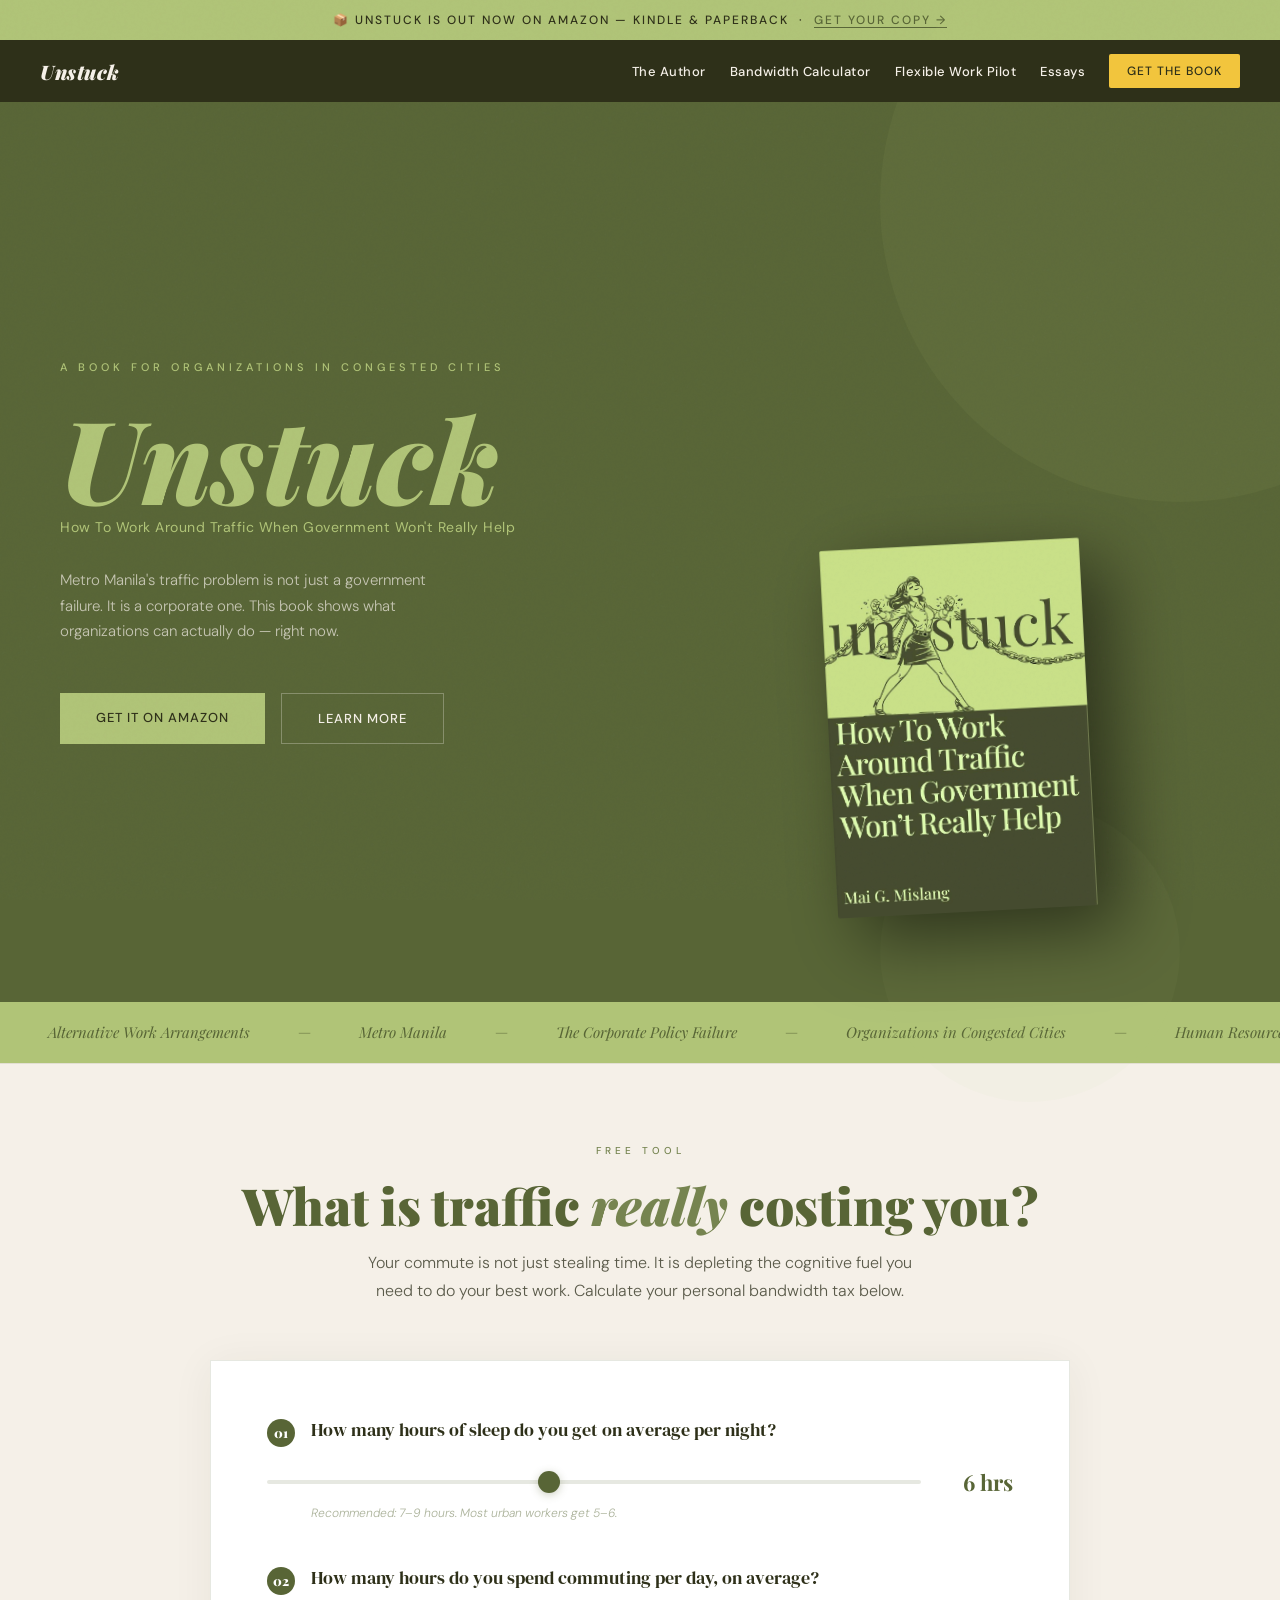
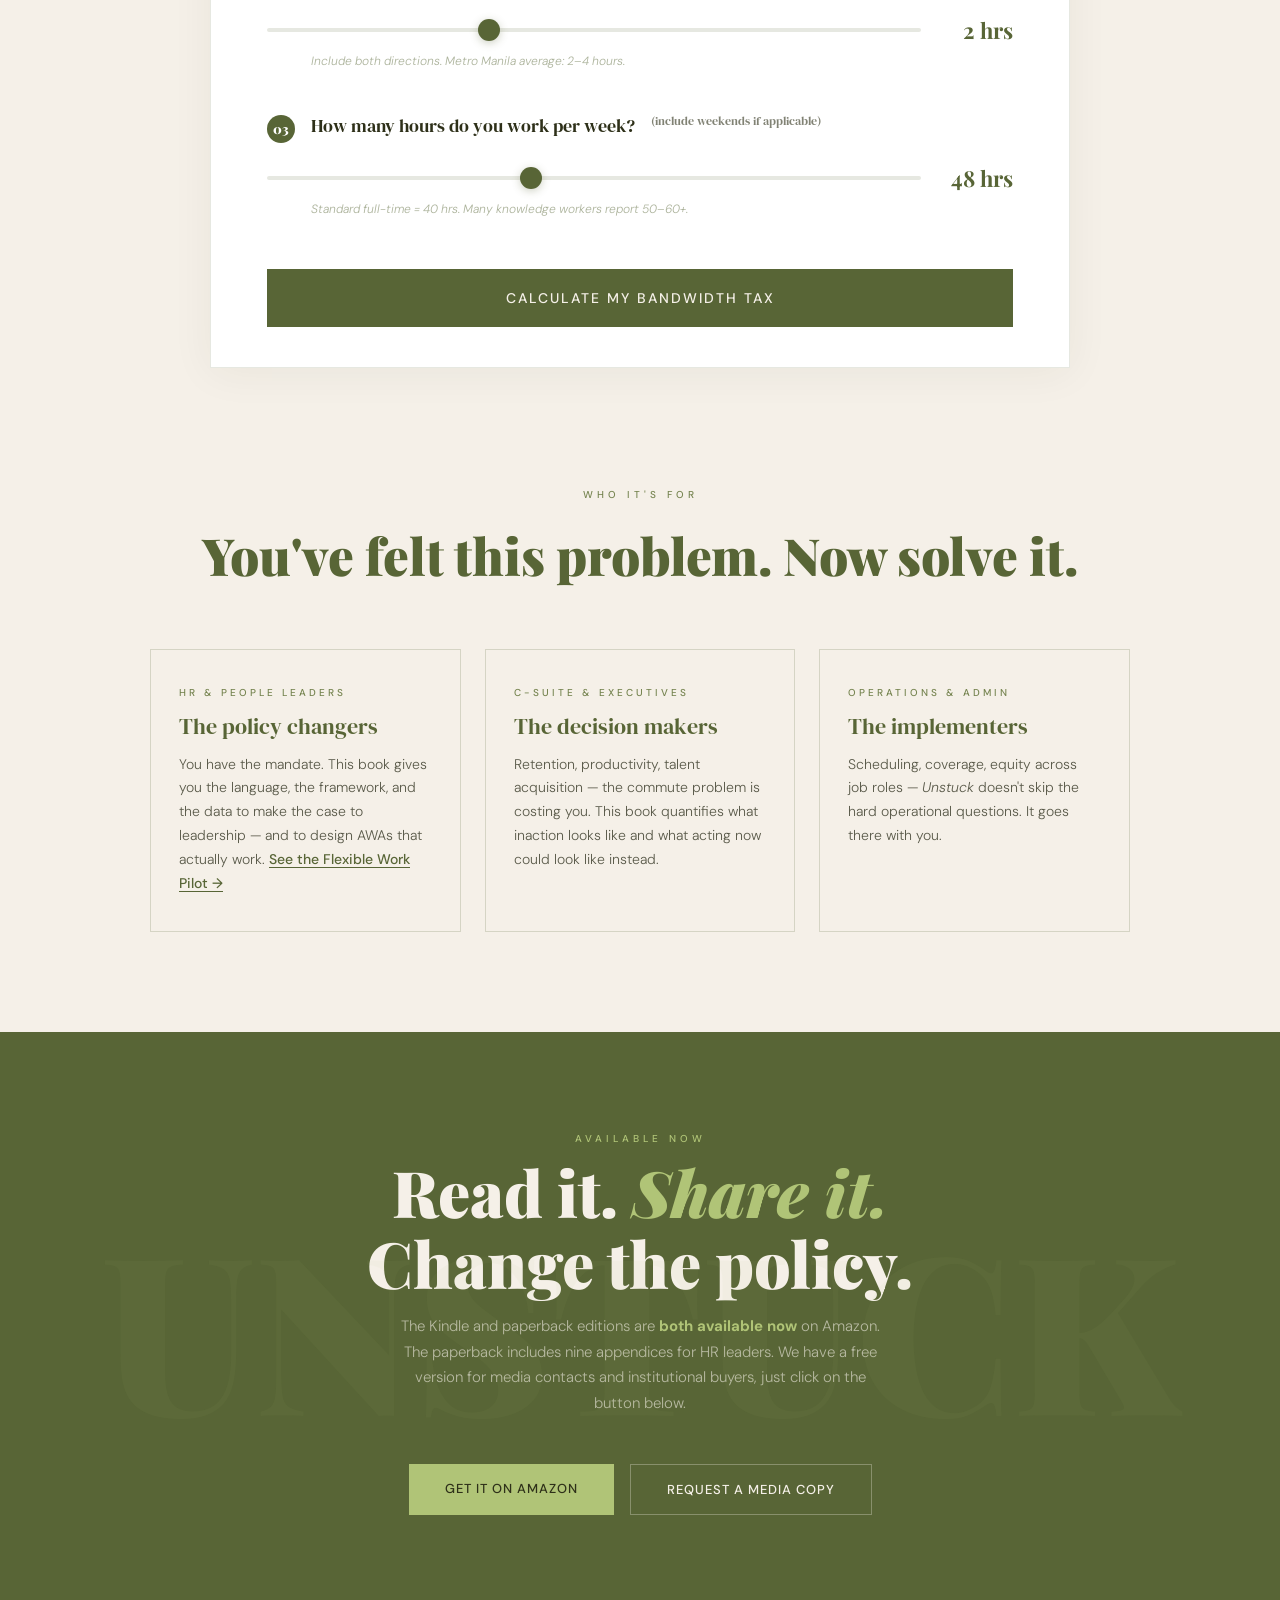
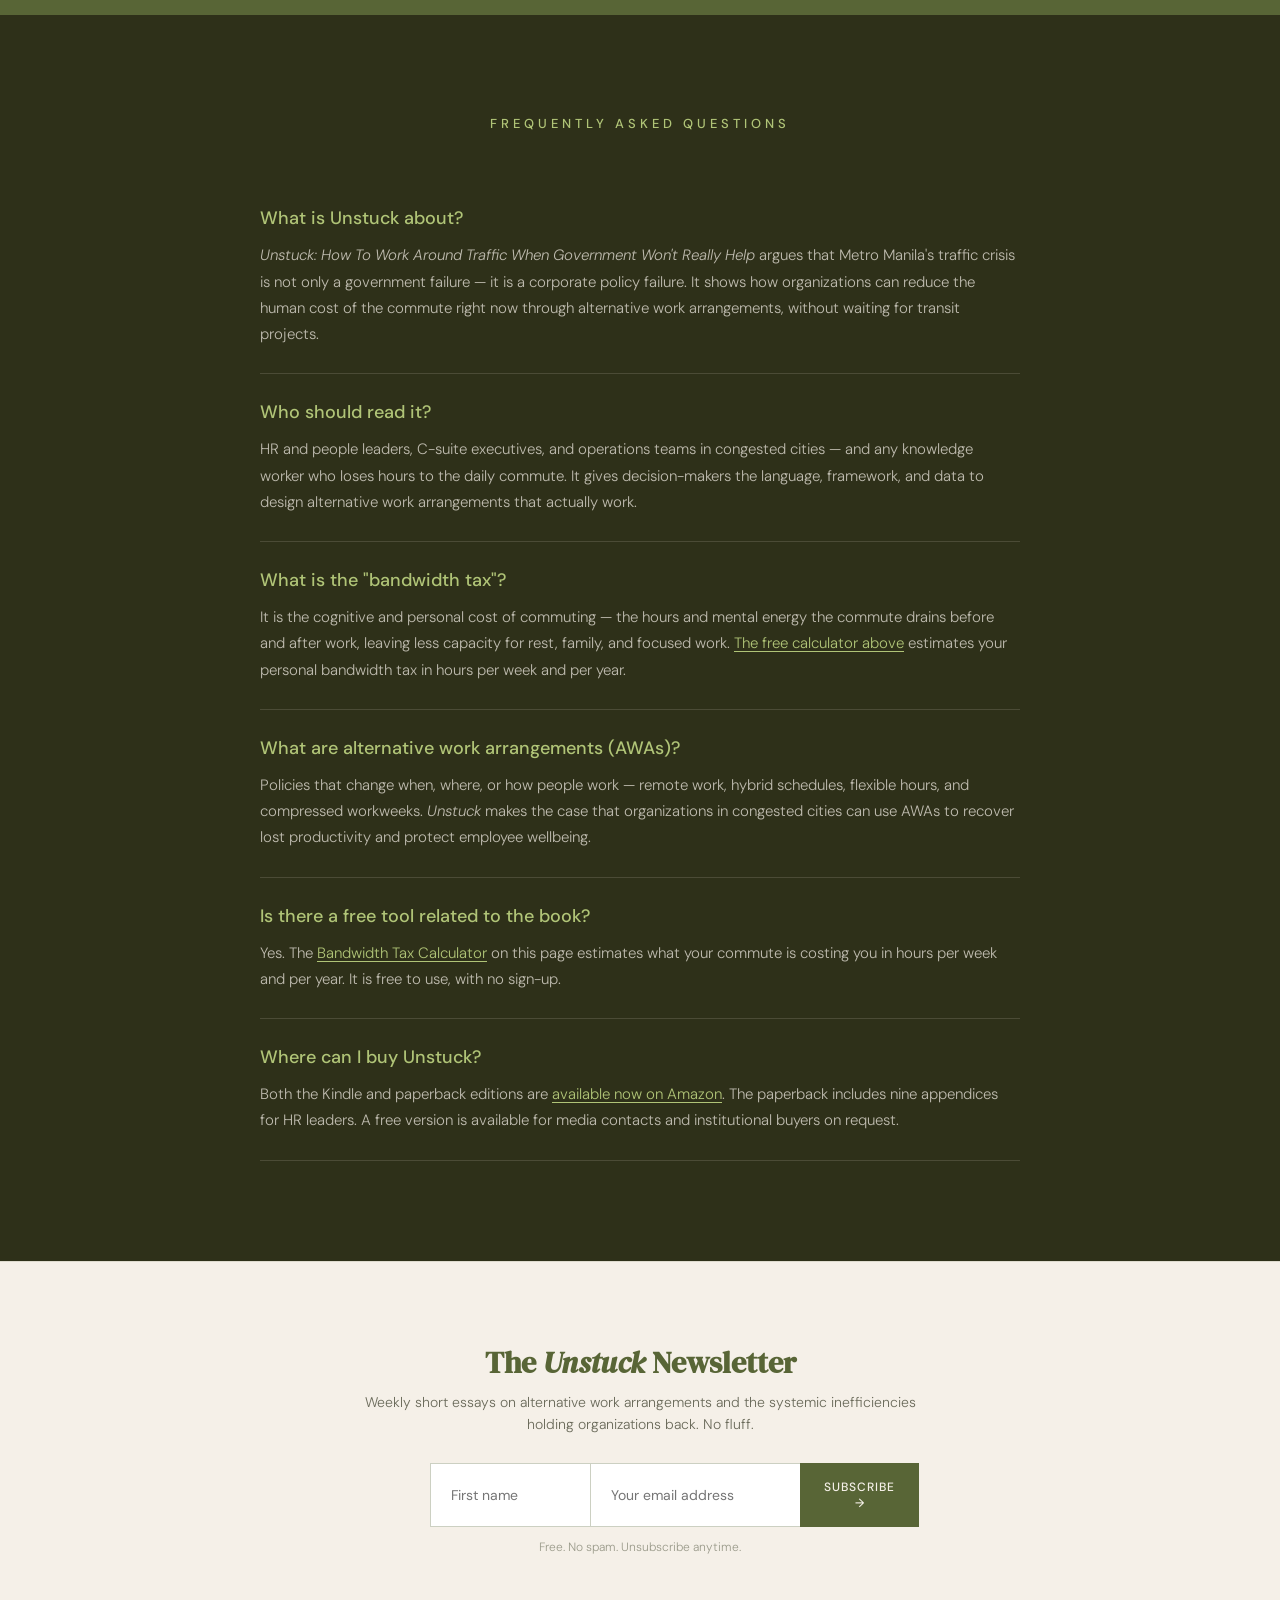
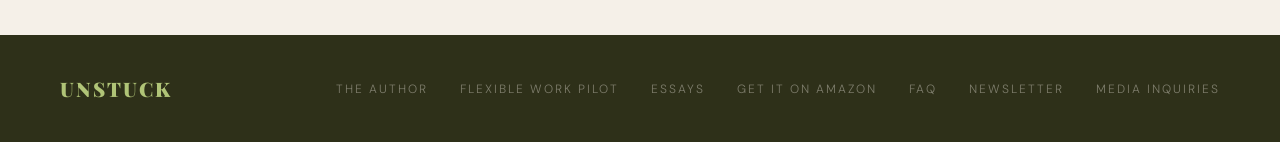
<file: index.html>
<!DOCTYPE html>
<html lang="en">
<head>
<!-- Google Analytics -->
<script async src="https://www.googletagmanager.com/gtag/js?id=G-F6GE5M65Z4"></script>
<script>
  window.dataLayer = window.dataLayer || [];
  function gtag(){dataLayer.push(arguments);}
  gtag('js', new Date());
  gtag('config', 'G-F6GE5M65Z4');
</script>

<!-- Meta Pixel — replace YOUR_PIXEL_ID when ready -->
<!-- <script>
  !function(f,b,e,v,n,t,s){if(f.fbq)return;n=f.fbq=function(){n.callMethod?
  n.callMethod.apply(n,arguments):n.queue.push(arguments)};if(!f._fbq)f._fbq=n;
  n.push=n;n.loaded=!0;n.version='2.0';n.queue=[];t=b.createElement(e);t.async=!0;
  t.src=v;s=b.getElementsByTagName(e)[0];s.parentNode.insertBefore(t,s)}(window,
  document,'script','https://connect.facebook.net/en_US/fbevents.js');
  fbq('init', 'YOUR_PIXEL_ID');
  fbq('track', 'PageView');
</script>
<noscript><img height="1" width="1" style="display:none"
  src="https://www.facebook.com/tr?id=YOUR_PIXEL_ID&ev=PageView&noscript=1"/></noscript> -->

<meta charset="UTF-8">
<meta name="viewport" content="width=device-width, initial-scale=1.0">
<link rel="icon" type="image/jpeg" href="[data-uri]">
<title>Unstuck: How To Work Around Traffic When Government Won't Really Help</title>
<link href="https://fonts.googleapis.com/css2?family=Playfair+Display:ital,wght@0,700;0,900;1,700&family=DM+Serif+Display:ital@0;1&family=DM+Sans:wght@300;400;500&display=swap" rel="stylesheet">
<link rel="stylesheet" href="styles.css">
<!-- Structured Data: Book (GEO/AI-ready) -->
<script type="application/ld+json">
{
  "@context": "https://schema.org",
  "@type": "Book",
  "name": "Unstuck: How To Work Around Traffic When Government Won't Really Help",
  "author": {
    "@type": "Person",
    "name": "Mai G. Mislang",
    "url": "https://workaroundtraffic.com"
  },
  "publisher": {
    "@type": "Organization",
    "name": "Amazon KDP"
  },
  "datePublished": "2026",
  "inLanguage": "en",
  "isbn": "9798259064744",
  "url": "https://workaroundtraffic.com",
  "sameAs": "https://www.amazon.com/dp/B0GYHN6D1D",
  "description": "A book for HR leaders, executives, and knowledge workers in congested cities. Argues that Metro Manila's traffic crisis is a corporate policy failure — and shows what organizations can do right now through alternative work arrangements.",
  "genre": ["Business", "Human Resources", "Urban Planning", "Future of Work"],
  "keywords": "alternative work arrangements, Metro Manila traffic, remote work Philippines, HR policy, bandwidth tax, congested cities, flexible work"
}
</script>

<!-- Structured Data: WebSite -->
<script type="application/ld+json">
{
  "@context": "https://schema.org",
  "@type": "WebSite",
  "name": "Unstuck by Mai G. Mislang",
  "url": "https://workaroundtraffic.com",
  "description": "Official landing page for Unstuck: How To Work Around Traffic When Government Won't Really Help — a book for organizations in congested cities.",
  "potentialAction": {
    "@type": "ReadAction",
    "target": "https://www.amazon.com/dp/B0GYHN6D1D"
  }
}
</script>

<!-- Structured Data: FAQ (GEO/AI answer engines) -->
<script type="application/ld+json">
{
  "@context": "https://schema.org",
  "@type": "FAQPage",
  "mainEntity": [
    {
      "@type": "Question",
      "name": "What is Unstuck about?",
      "acceptedAnswer": {
        "@type": "Answer",
        "text": "Unstuck: How To Work Around Traffic When Government Won't Really Help argues that Metro Manila's traffic crisis is not only a government failure — it is a corporate policy failure. Written by Mai G. Mislang, it shows how organizations can reduce the human cost of the commute right now through alternative work arrangements, without waiting for transit projects."
      }
    },
    {
      "@type": "Question",
      "name": "Who should read Unstuck?",
      "acceptedAnswer": {
        "@type": "Answer",
        "text": "Unstuck is written for HR and people leaders, C-suite executives, and operations teams in congested cities — as well as any knowledge worker who loses hours to the daily commute. It gives decision-makers the language, framework, and data to design alternative work arrangements that actually work."
      }
    },
    {
      "@type": "Question",
      "name": "What is the bandwidth tax?",
      "acceptedAnswer": {
        "@type": "Answer",
        "text": "The bandwidth tax is the cognitive and personal cost of commuting — the hours and mental energy the commute drains before and after work, leaving less capacity for rest, family, and focused work. The free calculator on workaroundtraffic.com estimates your personal bandwidth tax in hours per week and per year."
      }
    },
    {
      "@type": "Question",
      "name": "What are alternative work arrangements (AWAs)?",
      "acceptedAnswer": {
        "@type": "Answer",
        "text": "Alternative work arrangements are policies that change when, where, or how people work — such as remote work, hybrid schedules, flexible hours, and compressed workweeks. Unstuck makes the case that organizations in congested cities can use AWAs to recover lost productivity and protect employee wellbeing."
      }
    },
    {
      "@type": "Question",
      "name": "Is there a free tool related to the book?",
      "acceptedAnswer": {
        "@type": "Answer",
        "text": "Yes. The Bandwidth Tax Calculator on workaroundtraffic.com estimates what your commute is costing you in hours per week and per year. It is free to use, with no sign-up required."
      }
    },
    {
      "@type": "Question",
      "name": "Where can I buy Unstuck?",
      "acceptedAnswer": {
        "@type": "Answer",
        "text": "Both the Kindle and paperback editions are available now on Amazon. The paperback includes nine appendices for HR leaders. A free version is available for media contacts and institutional buyers on request."
      }
    }
  ]
}
</script>

<!-- SEO & GEO Meta -->
<meta name="description" content="Unstuck by Mai G. Mislang. Metro Manila's traffic problem is a corporate policy failure. A book for HR leaders and executives on alternative work arrangements in congested cities.">
<meta name="keywords" content="alternative work arrangements, Metro Manila traffic, remote work Philippines, HR policy, bandwidth tax, flexible work, congested cities, Mai Mislang">
<meta name="author" content="Mai G. Mislang">
<meta name="robots" content="index, follow">
<meta name="theme-color" content="#586536">
<link rel="canonical" href="https://workaroundtraffic.com">

<!-- Open Graph -->
<meta property="og:type" content="book">
<meta property="og:title" content="Unstuck: How To Work Around Traffic When Government Won't Really Help">
<meta property="og:description" content="Metro Manila's traffic problem isn't a government failure. It's a corporate one. A book for HR leaders and executives on alternative work arrangements.">
<meta property="og:url" content="https://workaroundtraffic.com">
<meta property="og:site_name" content="Unstuck by Mai G. Mislang">
<meta property="og:locale" content="en_PH">
<meta property="og:image:alt" content="Unstuck: How To Work Around Traffic When Government Won't Really Help — book cover by Mai G. Mislang">
<meta property="books:author" content="Mai G. Mislang">
<meta property="books:isbn" content="9798259064744">

<!-- Twitter Card -->
<meta name="twitter:card" content="summary_large_image">
<meta name="twitter:title" content="Unstuck: How To Work Around Traffic When Government Won't Really Help">
<meta name="twitter:description" content="Metro Manila's traffic problem isn't a government failure. It's a corporate one. A book for HR leaders and executives.">
<meta name="twitter:url" content="https://workaroundtraffic.com">

<!-- OG Image -->
<meta property="og:image" content="https://workaroundtraffic.com/cover.jpg">
<meta property="og:image:type" content="image/jpeg">
<meta property="og:image:width" content="905">
<meta property="og:image:height" content="1280">
<meta name="twitter:image" content="https://workaroundtraffic.com/cover.jpg">
<meta name="twitter:image:alt" content="Unstuck book cover by Mai G. Mislang">

<!-- Structured Data: Person (author) -->
<script type="application/ld+json">
{
  "@context": "https://schema.org",
  "@type": "Person",
  "name": "Mai G. Mislang",
  "url": "https://workaroundtraffic.com",
  "jobTitle": "Author",
  "nationality": "Filipino",
  "description": "Author of Unstuck: How To Work Around Traffic When Government Won't Really Help. Mai G. Mislang writes on alternative work arrangements, the future of work, and the human cost of the commute in congested cities.",
  "knowsAbout": ["Alternative work arrangements", "Flexible work", "Future of work", "Metro Manila traffic", "Human resources policy"],
  "author": {
    "@type": "Book",
    "name": "Unstuck: How To Work Around Traffic When Government Won't Really Help"
  }
}
</script>

</head>
<body>
<!-- JUNE 15 LAUNCH BANNER -->
<div style="background:var(--lime);text-align:center;padding:12px 24px;">
  <p style="font-family:'DM Sans',sans-serif;font-size:12px;font-weight:500;letter-spacing:2px;text-transform:uppercase;color:var(--dark);margin:0;">📦 Unstuck is out now on Amazon — Kindle &amp; paperback &nbsp;·&nbsp; <a href="https://www.amazon.com/dp/B0GYHN6D1D" target="_blank" style="color:var(--olive);text-decoration:underline;text-underline-offset:3px;">Get your copy →</a></p>
</div>

<!-- SITE NAV -->
<nav class="site-nav">
  <a href="index.html" class="nav-brand">Unstuck</a>
  <div class="nav-links">
    <a href="about.html">The Author</a>
    <a href="#calculator">Bandwidth Calculator</a>
    <a href="program.html">Flexible Work Pilot</a>
    <a href="essays/index.html">Essays</a>
    <a href="https://www.amazon.com/dp/B0GYHN6D1D" class="nav-cta" target="_blank" rel="noopener">Get the Book</a>
  </div>
</nav>

<!-- HERO -->
<section class="hero">
  <div class="hero-circle c1"></div>
  <div class="hero-circle c2"></div>
  <div class="hero-left">
    <p class="hero-eyebrow">A book for organizations in congested cities</p>
    <h1 class="hero-title"><em>Unstuck</em></h1>
    <p style="font-family:'DM Sans',sans-serif;font-size:clamp(13px,1.1vw,15px);font-weight:400;color:var(--lime);letter-spacing:0.5px;margin-bottom:0;opacity:0;animation:fadeUp 0.8s ease 0.55s forwards;">How To Work Around Traffic When Government Won't Really Help</p>
    <p class="hero-subtitle">Metro Manila's traffic problem is not just a government failure. It is a corporate one. This book shows what organizations can actually do — right now.</p>
    <div class="hero-cta">
      <a href="https://www.amazon.com/dp/B0GYHN6D1D" class="btn-primary" target="_blank">Get it on Amazon</a>
      <a href="#get-book" class="btn-secondary">Learn More</a>
    </div>
  </div>
  <div class="hero-right">
    <div class="book-wrap">
      <img
        src="[data-uri]"
        alt="Unstuck: How To Work Around Traffic When Government Won't Really Help — cover"
        style="width:260px;box-shadow:24px 24px 70px rgba(0,0,0,0.5);border-radius:2px;display:block;margin:0 auto;"
      />
    </div>
  </div>
</section>

<!-- TICKER BAND -->
<div class="band">
  <div class="band-track">
    <span class="band-item">Alternative Work Arrangements</span><span class="band-dot">—</span>
    <span class="band-item">Metro Manila</span><span class="band-dot">—</span>
    <span class="band-item">The Corporate Policy Failure</span><span class="band-dot">—</span>
    <span class="band-item">Organizations in Congested Cities</span><span class="band-dot">—</span>
    <span class="band-item">Human Resources</span><span class="band-dot">—</span>
    <span class="band-item">Future of Work</span><span class="band-dot">—</span>
    <span class="band-item">Alternative Work Arrangements</span><span class="band-dot">—</span>
    <span class="band-item">Metro Manila</span><span class="band-dot">—</span>
    <span class="band-item">The Corporate Policy Failure</span><span class="band-dot">—</span>
    <span class="band-item">Organizations in Congested Cities</span><span class="band-dot">—</span>
    <span class="band-item">Human Resources</span><span class="band-dot">—</span>
    <span class="band-item">Future of Work</span><span class="band-dot">—</span>
  </div>
</div>

<!-- BANDWIDTH TAX CALCULATOR -->
<section class="calculator" id="calculator">
  <div class="calc-inner">
    <div class="calc-header reveal">
      <p class="section-label">Free Tool</p>
      <h2 class="calc-title">What is traffic <em>really</em> costing you?</h2>
      <p class="calc-subtitle">Your commute is not just stealing time. It is depleting the cognitive fuel you need to do your best work. Calculate your personal bandwidth tax below.</p>
    </div>

    <div class="calc-card reveal">
      <div class="calc-inputs">

        <div class="calc-field">
          <label class="calc-label">
            <span class="calc-num">01</span>
            How many hours of sleep do you get on average per night?
          </label>
          <div class="calc-slider-wrap">
            <input type="range" min="3" max="10" value="6" step="0.5" class="calc-slider" id="sleep">
            <div class="calc-slider-value"><span id="sleep-val">6</span> hrs</div>
          </div>
          <div class="calc-hint">Recommended: 7–9 hours. Most urban workers get 5–6.</div>
        </div>

        <div class="calc-field">
          <label class="calc-label">
            <span class="calc-num">02</span>
            How many hours do you spend commuting per day, on average?
          </label>
          <div class="calc-slider-wrap">
            <input type="range" min="0" max="6" value="2" step="0.5" class="calc-slider" id="commute">
            <div class="calc-slider-value"><span id="commute-val">2</span> hrs</div>
          </div>
          <div class="calc-hint">Include both directions. Metro Manila average: 2–4 hours.</div>
        </div>

        <div class="calc-field">
          <label class="calc-label">
            <span class="calc-num">03</span>
            How many hours do you work per week? <span style="opacity:0.6;font-size:12px;">(include weekends if applicable)</span>
          </label>
          <div class="calc-slider-wrap">
            <input type="range" min="20" max="90" value="48" step="1" class="calc-slider" id="work">
            <div class="calc-slider-value"><span id="work-val">48</span> hrs</div>
          </div>
          <div class="calc-hint">Standard full-time = 40 hrs. Many knowledge workers report 50–60+.</div>
        </div>

        <button class="calc-btn" id="calc-submit">Calculate My Bandwidth Tax</button>
      </div>

      <div class="calc-result" id="calc-result">
        <div class="result-gauge">
          <div class="gauge-track">
            <div class="gauge-fill" id="gauge-fill"></div>
          </div>
          <div class="gauge-labels">
            <span>Empty</span>
            <span>Getting By</span>
            <span>Reserves</span>
          </div>
        </div>
        <div class="result-status" id="result-status"></div>
        <div class="result-numbers" id="result-numbers"></div>
        <div class="result-message" id="result-message"></div>
        <div class="result-cta">
          <a href="https://www.amazon.com/dp/B0GYHN6D1D" class="btn-primary" target="_blank" style="margin-top:24px;display:inline-block;">Get it on Amazon</a>
          <p style="margin-top:20px;font-size:14px;color:#555;">Leading a team? <a href="program.html" style="color:var(--olive);font-weight:500;text-decoration:underline;text-underline-offset:3px;">See what the commute is costing your company.</a></p>
        </div>
      </div>
    </div>
  </div>
</section>

<!-- AUDIENCE -->
<section class="audience">
  <div class="audience-header reveal">
    <p class="section-label">Who it's for</p>
    <h2 class="audience-title">You've felt this problem. Now solve it.</h2>
  </div>
  <div class="audience-grid">
    <div class="audience-card reveal">
      <div class="audience-card-label">HR & People Leaders</div>
      <div class="audience-card-title">The policy changers</div>
      <div class="audience-card-body">You have the mandate. This book gives you the language, the framework, and the data to make the case to leadership — and to design AWAs that actually work. <a href="program.html" style="color:var(--olive);font-weight:500;text-decoration:underline;text-underline-offset:3px;">See the Flexible Work Pilot →</a></div>
    </div>
    <div class="audience-card reveal">
      <div class="audience-card-label">C-Suite & Executives</div>
      <div class="audience-card-title">The decision makers</div>
      <div class="audience-card-body">Retention, productivity, talent acquisition — the commute problem is costing you. This book quantifies what inaction looks like and what acting now could look like instead.</div>
    </div>
    <div class="audience-card reveal">
      <div class="audience-card-label">Operations & Admin</div>
      <div class="audience-card-title">The implementers</div>
      <div class="audience-card-body">Scheduling, coverage, equity across job roles — <em>Unstuck</em> doesn't skip the hard operational questions. It goes there with you.</div>
    </div>
  </div>
</section>

<!-- GET THE BOOK -->
<section class="get-book" id="get-book">
  <p class="get-book-label">Available now</p>
  <h2 class="get-book-title">Read it. <em>Share it.</em> Change the policy.</h2>
  <p class="get-book-sub">The Kindle and paperback editions are <strong style="color:var(--lime);">both available now</strong> on Amazon. The paperback includes nine appendices for HR leaders. We have a free version for media contacts and institutional buyers, just click on the button below.</p>
  <div class="get-book-buttons">
    <a href="https://www.amazon.com/dp/B0GYHN6D1D" class="btn-primary" target="_blank">Get it on Amazon</a>
    <a href="mailto:hello@workaroundtraffic.com?subject=Media%20Copy%20Request%20—%20Unstuck" class="btn-secondary">Request a Media Copy</a>
  </div>
</section>

<!-- FAQ -->
<section class="faq" id="faq">
  <div class="faq-inner reveal">
    <h2 class="faq-label" style="font-size:13px;margin-bottom:48px;">Frequently Asked Questions</h2>

    <div class="faq-item">
      <div class="faq-q">What is Unstuck about?</div>
      <div class="faq-a"><em>Unstuck: How To Work Around Traffic When Government Won't Really Help</em> argues that Metro Manila's traffic crisis is not only a government failure — it is a corporate policy failure. It shows how organizations can reduce the human cost of the commute right now through alternative work arrangements, without waiting for transit projects.</div>
    </div>

    <div class="faq-item">
      <div class="faq-q">Who should read it?</div>
      <div class="faq-a">HR and people leaders, C-suite executives, and operations teams in congested cities — and any knowledge worker who loses hours to the daily commute. It gives decision-makers the language, framework, and data to design alternative work arrangements that actually work.</div>
    </div>

    <div class="faq-item">
      <div class="faq-q">What is the "bandwidth tax"?</div>
      <div class="faq-a">It is the cognitive and personal cost of commuting — the hours and mental energy the commute drains before and after work, leaving less capacity for rest, family, and focused work. <a href="#calculator">The free calculator above</a> estimates your personal bandwidth tax in hours per week and per year.</div>
    </div>

    <div class="faq-item">
      <div class="faq-q">What are alternative work arrangements (AWAs)?</div>
      <div class="faq-a">Policies that change when, where, or how people work — remote work, hybrid schedules, flexible hours, and compressed workweeks. <em>Unstuck</em> makes the case that organizations in congested cities can use AWAs to recover lost productivity and protect employee wellbeing.</div>
    </div>

    <div class="faq-item">
      <div class="faq-q">Is there a free tool related to the book?</div>
      <div class="faq-a">Yes. The <a href="#calculator">Bandwidth Tax Calculator</a> on this page estimates what your commute is costing you in hours per week and per year. It is free to use, with no sign-up.</div>
    </div>

    <div class="faq-item">
      <div class="faq-q">Where can I buy Unstuck?</div>
      <div class="faq-a">Both the Kindle and paperback editions are <a href="https://www.amazon.com/dp/B0GYHN6D1D" target="_blank" rel="noopener">available now on Amazon</a>. The paperback includes nine appendices for HR leaders. A free version is available for media contacts and institutional buyers on request.</div>
    </div>
  </div>
</section>

<!-- NEWSLETTER -->
<section class="newsletter" id="newsletter">
  <div class="newsletter-inner">
    <h3 class="newsletter-title">The <em>Unstuck</em> Newsletter</h3>
    <p class="newsletter-sub">Weekly short essays on alternative work arrangements and the systemic inefficiencies holding organizations back. No fluff.</p>
    <form action="https://maimislang.substack.com/api/v1/free" method="post" target="_blank" class="email-row">
      <input type="hidden" name="first_url" value="https://workaroundtraffic.com">
      <input type="hidden" name="first_referrer" value="">
      <input type="text" name="first_name" placeholder="First name" class="email-input" style="max-width:160px;">
      <input type="email" name="email" placeholder="Your email address" required class="email-input">
      <button type="submit" class="email-btn">Subscribe →</button>
    </form>
    <p style="font-size:12px;color:#9a9a8a;margin-top:12px;">Free. No spam. Unsubscribe anytime.</p>
  </div>
</section>

<!-- FOOTER -->
<footer>
  <div class="footer-logo">UNSTUCK</div>
  <nav class="footer-links">
    <a href="about.html">The Author</a>
    <a href="program.html">Flexible Work Pilot</a>
    <a href="essays/index.html">Essays</a>
    <a href="https://www.amazon.com/dp/B0GYHN6D1D" target="_blank">Get it on Amazon</a>
    <a href="#faq">FAQ</a>
    <a href="#newsletter">Newsletter</a>
    <a href="mailto:hello@workaroundtraffic.com">Media Inquiries</a>
  </nav>
</footer>

<script>
  // Scroll reveal
  const reveals = document.querySelectorAll('.reveal');
  const observer = new IntersectionObserver((entries) => {
    entries.forEach((entry, i) => {
      if (entry.isIntersecting) {
        setTimeout(() => entry.target.classList.add('visible'), i * 80);
        observer.unobserve(entry.target);
      }
    });
  }, { threshold: 0.1 });
  reveals.forEach(el => observer.observe(el));


  // ── BANDWIDTH TAX CALCULATOR ──
  const sliders = {
    sleep: document.getElementById('sleep'),
    commute: document.getElementById('commute'),
    work: document.getElementById('work')
  };

  // Live slider value display
  sliders.sleep.addEventListener('input', () => {
    document.getElementById('sleep-val').textContent = sliders.sleep.value;
  });
  sliders.commute.addEventListener('input', () => {
    document.getElementById('commute-val').textContent = sliders.commute.value;
  });
  sliders.work.addEventListener('input', () => {
    document.getElementById('work-val').textContent = sliders.work.value;
  });

  document.getElementById('calc-submit').addEventListener('click', () => {
    const sleep = parseFloat(sliders.sleep.value);
    const commute = parseFloat(sliders.commute.value);
    const work = parseFloat(sliders.work.value);

    const SLEEP_TARGET = 7;      // healthy sleep per night (hours)
    const WORK_TARGET = 40;      // healthy work per week (hours) = 8h x 5 days
    const COMMUTE_TARGET = 0.5;  // healthy commute per day (hours) = 30-min round trip
    const WORKDAYS = 5;          // conservative 5-day work week
    const WORKDAYS_YEAR = 235;   // working days per year (after weekends, holidays, leave)

    // Everything is measured as a deficit BEYOND the healthy baseline
    const sleepDebtWk = Math.max(0, SLEEP_TARGET - sleep) * WORKDAYS;        // lost sleep per week
    const overworkWk  = Math.max(0, work - WORK_TARGET);                     // hours over 40 per week
    const commuteExcessDay  = Math.max(0, commute - COMMUTE_TARGET);         // extra commute per day
    const commuteExcessWk   = commuteExcessDay * WORKDAYS;                   // extra commute per week
    const commuteExcessYear = Math.round(commuteExcessDay * WORKDAYS_YEAR);  // extra commute per year
    const totalDeficit = sleepDebtWk + overworkWk + commuteExcessWk;

    const sleepOrWorkDeficit = (sleep < SLEEP_TARGET) || (work > WORK_TARGET);
    const fullyHealthy = (sleep >= SLEEP_TARGET) && (work <= WORK_TARGET) && (commute <= COMMUTE_TARGET);

    let status, color, gaugeColor, gaugeWidth, message;
    const fmt = (n) => { const r = Math.round(n * 10) / 10; return Number.isInteger(r) ? String(r) : r.toFixed(1); };
    const hrs = (n) => { const r = fmt(n); return (r === '1' ? '1 hour' : r + ' hours'); };
    const commuteLine = `the commute costs you <strong>${hrs(commuteExcessWk)} a week — ${commuteExcessYear.toLocaleString()} hours a year</strong> beyond a 30-minute trip`;

    if (sleepOrWorkDeficit || commuteExcessWk > 2.5) {
      status = "You are running a deficit.";
      color = "#c0392b";
      gaugeColor = "linear-gradient(to right, #e74c3c, #c0392b)";
      gaugeWidth = Math.max(6, 32 - Math.round(totalDeficit / 2));
      const causes = [];
      if (sleepDebtWk > 0) causes.push(`sleeping only <strong>${sleep} hours</strong> a night — <strong>${hrs(sleepDebtWk)}</strong> of lost sleep every week`);
      if (overworkWk > 0) causes.push(`working <strong>${Math.round(work)} hours</strong> a week — <strong>${hrs(overworkWk)}</strong> beyond a healthy 40`);
      const lead = causes.length ? `You are ${causes.join(', and ')}. On top of that, ${commuteLine}.` : `Your sleep and hours are fine, but ${commuteLine}.`;
      message = `<strong>You are running a deficit — and it is not a willpower problem.</strong> A healthy week is simple: 8 hours of work across 5 days, 7 hours of sleep a night, and a 30-minute commute. ${lead} That is time no transit project will give back soon. Most people stop noticing because they are so used to it. You are not underperforming; you are overtaxed. <em>Unstuck</em> was written for exactly this. The fix does not start with government. It starts with the policy decisions your organization makes right now.`;
    } else if (!fullyHealthy) {
      status = "You are getting by — but the commute is the threat.";
      color = "#e67e22";
      gaugeColor = "linear-gradient(to right, #f39c12, #e67e22)";
      gaugeWidth = Math.max(40, Math.min(66, 64 - Math.round(commuteExcessWk * 4)));
      message = `<strong>Your sleep and hours sit in a healthy range — that is the hard part done.</strong> But ${commuteLine} of the time you need to recover and do your best work. That margin is thinner than it feels, and it is the first thing to collapse on a bad week. <em>Unstuck</em> makes the case that your organization can give those hours back.`;
    } else {
      status = "You have a healthy, sustainable week.";
      color = "#586536";
      gaugeColor = "linear-gradient(to right, #B0C477, #586536)";
      gaugeWidth = 100;
      message = `<strong>You have a genuinely sustainable week — hold onto it.</strong> Eight hours of work across five days, seven hours of sleep, and a short commute is exactly the healthy baseline — and it is rare. For many of the people you work with or manage, the numbers look far worse. <em>Unstuck</em> is less about your own survival and more about what you can do for everyone around you who is running on empty.`;
    }

    // Render result
    document.getElementById('result-status').innerHTML = `<span style="color:${color}">${status}</span>`;
    document.getElementById('gauge-fill').style.background = gaugeColor;
    document.getElementById('gauge-fill').style.width = gaugeWidth + '%';

    document.getElementById('result-numbers').innerHTML = `
      <div class="result-stat">
        <span class="result-stat-num">${fmt(sleepDebtWk)}</span>
        <span class="result-stat-label">Sleep debt hrs/week</span>
      </div>
      <div class="result-stat">
        <span class="result-stat-num">${fmt(overworkWk)}</span>
        <span class="result-stat-label">Overwork hrs/week</span>
      </div>
      <div class="result-stat">
        <span class="result-stat-num">${fmt(commuteExcessWk)}</span>
        <span class="result-stat-label">Extra commute hrs/week</span>
      </div>
      <div class="result-stat">
        <span class="result-stat-num" style="font-size:24px">${commuteExcessYear.toLocaleString()}</span>
        <span class="result-stat-label">Extra commute hrs/year</span>
      </div>
    `;

    document.getElementById('result-message').innerHTML = message;

    const resultEl = document.getElementById('calc-result');
    resultEl.classList.add('visible');
    resultEl.scrollIntoView({ behavior: 'smooth', block: 'start' });
  });


</script>
</body>
</html>
</file>
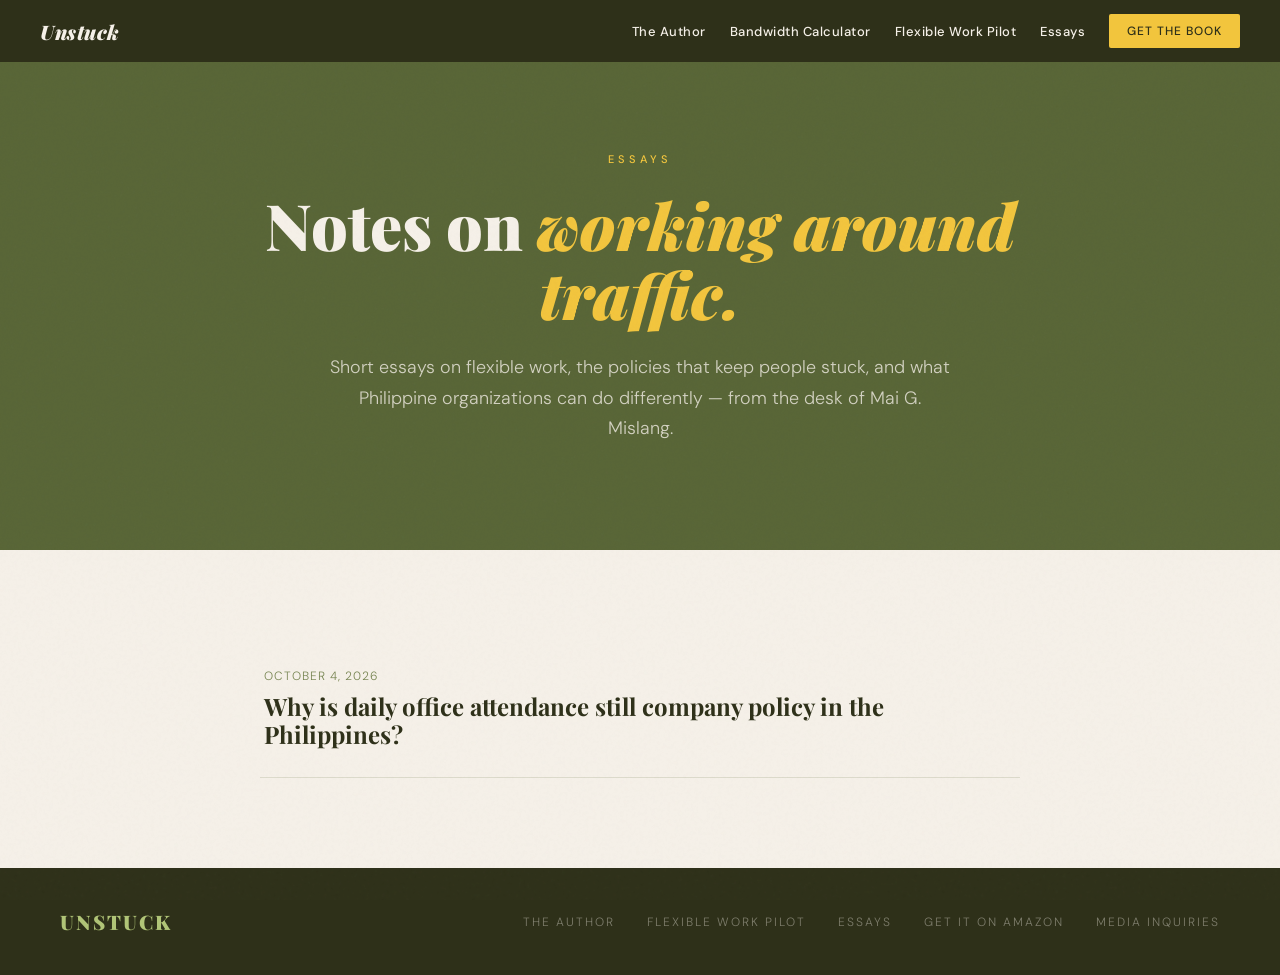
<file: essays/index.html>
<!DOCTYPE html>
<html lang="en">
<head>
<!-- Google Analytics -->
<script async src="https://www.googletagmanager.com/gtag/js?id=G-F6GE5M65Z4"></script>
<script>
  window.dataLayer = window.dataLayer || [];
  function gtag(){dataLayer.push(arguments);}
  gtag('js', new Date());
  gtag('config', 'G-F6GE5M65Z4');
</script>

<meta charset="UTF-8">
<meta name="viewport" content="width=device-width, initial-scale=1.0">
<title>Essays on Flexible Work in the Philippines | Unstuck</title>

<meta name="description" content="Short essays on flexible work, alternative work arrangements, and the human cost of the commute in the Philippines — from Mai G. Mislang, author of Unstuck.">
<meta name="author" content="Mai G. Mislang">
<meta name="robots" content="index, follow">
<meta name="theme-color" content="#586536">
<link rel="canonical" href="https://workaroundtraffic.com/essays/">
<link rel="icon" href="data:image/svg+xml,<svg xmlns='http://www.w3.org/2000/svg' viewBox='0 0 100 100'><rect width='100' height='100' rx='20' fill='%23586536'/><circle cx='50' cy='50' r='26' fill='%23F2C53D'/></svg>">

<meta property="og:type" content="website">
<meta property="og:title" content="Essays on Flexible Work in the Philippines | Unstuck">
<meta property="og:description" content="Short essays on flexible work and the human cost of the commute, from the author of Unstuck.">
<meta property="og:url" content="https://workaroundtraffic.com/essays/">
<meta property="og:site_name" content="Unstuck by Mai G. Mislang">
<meta property="og:locale" content="en_PH">
<meta property="og:image" content="https://workaroundtraffic.com/cover.jpg">

<link href="https://fonts.googleapis.com/css2?family=Playfair+Display:ital,wght@0,700;0,900;1,700&family=DM+Serif+Display:ital@0;1&family=DM+Sans:wght@300;400;500&display=swap" rel="stylesheet">
<link rel="stylesheet" href="../styles.css">
</head>
<body>

<!-- SITE NAV -->
<nav class="site-nav">
  <a href="../index.html" class="nav-brand">Unstuck</a>
  <div class="nav-links">
    <a href="../about.html">The Author</a>
    <a href="../index.html#calculator">Bandwidth Calculator</a>
    <a href="../program.html">Flexible Work Pilot</a>
    <a href="index.html" aria-current="page">Essays</a>
    <a href="https://www.amazon.com/dp/B0GYHN6D1D" class="nav-cta" target="_blank" rel="noopener">Get the Book</a>
  </div>
</nav>

<!-- HERO -->
<header class="page-hero">
  <p class="page-eyebrow">Essays</p>
  <h1>Notes on <em>working around traffic.</em></h1>
  <p class="page-sub">Short essays on flexible work, the policies that keep people stuck, and what Philippine organizations can do differently — from the desk of Mai G. Mislang.</p>
</header>

<!-- ESSAY LIST -->
<section class="prog-section">
  <div class="essay-list">
    <a class="essay-card reveal" href="why-is-daily-office-attendance-still-company-policy.html">
      <div class="essay-date">October 4, 2026</div>
      <h2>Why is daily office attendance still company policy in the Philippines?</h2>
    </a>
    <!-- Add new essay cards here, newest first -->
  </div>
</section>

<!-- FOOTER -->
<footer>
  <div class="footer-logo">UNSTUCK</div>
  <nav class="footer-links">
    <a href="../about.html">The Author</a>
    <a href="../program.html">Flexible Work Pilot</a>
    <a href="index.html">Essays</a>
    <a href="https://www.amazon.com/dp/B0GYHN6D1D" target="_blank" rel="noopener">Get it on Amazon</a>
    <a href="mailto:hello@workaroundtraffic.com">Media Inquiries</a>
  </nav>
</footer>

<script>
  const reveals = document.querySelectorAll('.reveal');
  const observer = new IntersectionObserver((entries) => {
    entries.forEach((entry, i) => {
      if (entry.isIntersecting) {
        setTimeout(() => entry.target.classList.add('visible'), i * 80);
        observer.unobserve(entry.target);
      }
    });
  }, { threshold: 0.1 });
  reveals.forEach(el => observer.observe(el));
</script>
</body>
</html>
</file>
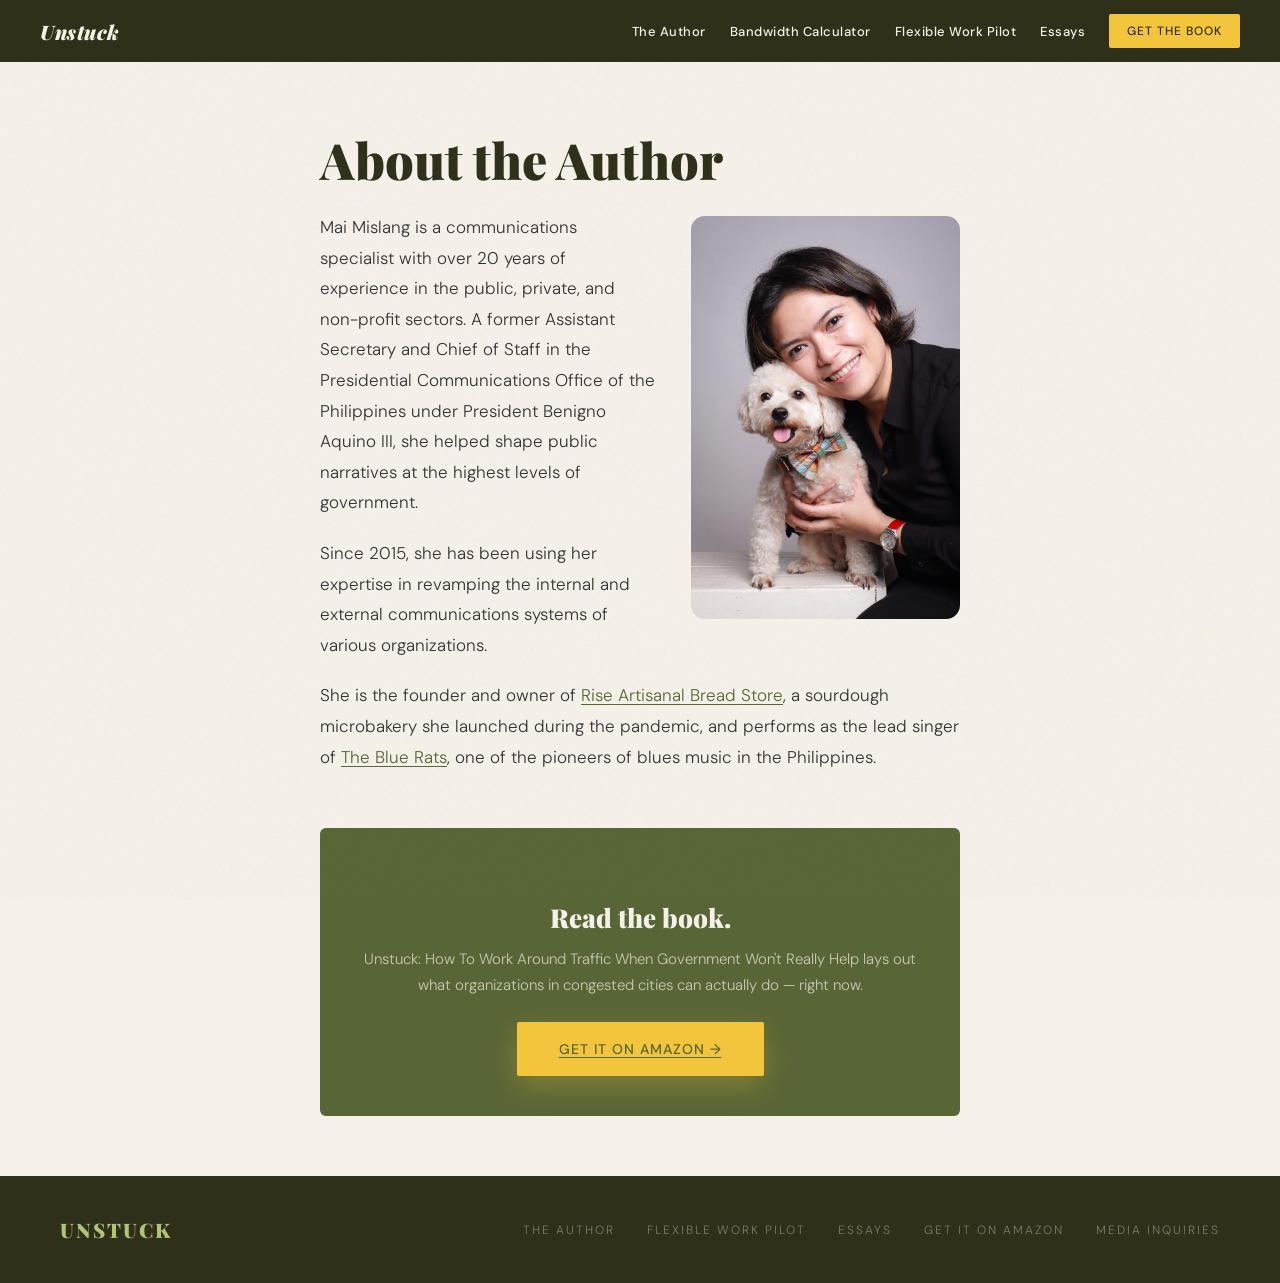
<file: about.html>
<!DOCTYPE html>
<html lang="en">
<head>
<!-- Google Analytics -->
<script async src="https://www.googletagmanager.com/gtag/js?id=G-F6GE5M65Z4"></script>
<script>
  window.dataLayer = window.dataLayer || [];
  function gtag(){dataLayer.push(arguments);}
  gtag('js', new Date());
  gtag('config', 'G-F6GE5M65Z4');
</script>

<meta charset="UTF-8">
<meta name="viewport" content="width=device-width, initial-scale=1.0">
<title>The Author — Mai Mislang | Unstuck</title>

<meta name="description" content="Mai Mislang is a communications specialist with over 20 years of experience across the public, private, and non-profit sectors, and the author of Unstuck.">
<meta name="author" content="Mai G. Mislang">
<meta name="robots" content="index, follow">
<meta name="theme-color" content="#586536">
<link rel="canonical" href="https://workaroundtraffic.com/about.html">
<link rel="icon" href="data:image/svg+xml,<svg xmlns='http://www.w3.org/2000/svg' viewBox='0 0 100 100'><rect width='100' height='100' rx='20' fill='%23586536'/><circle cx='50' cy='50' r='26' fill='%23F2C53D'/></svg>">

<meta property="og:type" content="profile">
<meta property="og:title" content="The Author — Mai Mislang">
<meta property="og:description" content="Communications specialist with over 20 years of experience, and the author of Unstuck.">
<meta property="og:url" content="https://workaroundtraffic.com/about.html">
<meta property="og:site_name" content="Unstuck by Mai G. Mislang">
<meta property="og:locale" content="en_PH">
<meta property="og:image" content="https://workaroundtraffic.com/mai-mislang.jpg">
<meta name="twitter:card" content="summary_large_image">
<meta name="twitter:title" content="The Author — Mai Mislang">
<meta name="twitter:description" content="Communications specialist with over 20 years of experience, and the author of Unstuck.">
<meta name="twitter:image" content="https://workaroundtraffic.com/mai-mislang.jpg">

<link href="https://fonts.googleapis.com/css2?family=Playfair+Display:ital,wght@0,700;0,900;1,700&family=DM+Serif+Display:ital@0;1&family=DM+Sans:wght@300;400;500&display=swap" rel="stylesheet">
<link rel="stylesheet" href="styles.css">

<!-- Person structured data -->
<script type="application/ld+json">
{
  "@context": "https://schema.org",
  "@type": "ProfilePage",
  "mainEntity": {
    "@type": "Person",
    "name": "Mai Mislang",
    "alternateName": "Mai G. Mislang",
    "jobTitle": "Communications specialist",
    "description": "Communications specialist with over 20 years of experience in the public, private, and non-profit sectors, former Assistant Secretary and Chief of Staff in the Presidential Communications Office of the Philippines, and author of Unstuck.",
    "image": "https://workaroundtraffic.com/mai-mislang.jpg",
    "url": "https://workaroundtraffic.com/about.html",
    "sameAs": [
      "https://riseartisanal.com",
      "https://youtube.com/@thebluerats"
    ]
  }
}
</script>

<style>
  .author-photo{
    float:right;
    width:320px;
    max-width:42%;
    height:auto;
    border-radius:14px;
    margin:4px 0 24px 36px;
  }
  @media (max-width:640px){
    .author-photo{
      float:none;
      display:block;
      width:100%;
      max-width:340px;
      margin:0 auto 28px;
    }
  }
</style>
</head>
<body>

<!-- SITE NAV -->
<nav class="site-nav">
  <a href="index.html" class="nav-brand">Unstuck</a>
  <div class="nav-links">
    <a href="about.html" aria-current="page">The Author</a>
    <a href="index.html#calculator">Bandwidth Calculator</a>
    <a href="program.html">Flexible Work Pilot</a>
    <a href="essays/index.html">Essays</a>
    <a href="https://www.amazon.com/dp/B0GYHN6D1D" class="nav-cta" target="_blank" rel="noopener">Get the Book</a>
  </div>
</nav>

<article class="essay-article">
  <h1>About the Author</h1>

  <img class="author-photo" src="mai-mislang.jpg" alt="Mai Mislang, author of Unstuck" width="853" height="1280">

  <p>Mai Mislang is a communications specialist with over 20 years of experience in the public, private, and non-profit sectors. A former Assistant Secretary and Chief of Staff in the Presidential Communications Office of the Philippines under President Benigno Aquino III, she helped shape public narratives at the highest levels of government.</p>

  <p>Since 2015, she has been using her expertise in revamping the internal and external communications systems of various organizations.</p>

  <p>She is the founder and owner of <a href="https://riseartisanal.com" target="_blank" rel="noopener">Rise Artisanal Bread Store</a>, a sourdough microbakery she launched during the pandemic, and performs as the lead singer of <a href="https://youtube.com/@thebluerats" target="_blank" rel="noopener">The Blue Rats</a>, one of the pioneers of blues music in the Philippines.</p>

  <!-- Closing call to action -->
  <div class="essay-cta">
    <h3>Read the book.</h3>
    <p>Unstuck: How To Work Around Traffic When Government Won't Really Help lays out what organizations in congested cities can actually do — right now.</p>
    <a href="https://www.amazon.com/dp/B0GYHN6D1D" class="btn-yellow" target="_blank" rel="noopener">Get it on Amazon →</a>
  </div>
</article>

<!-- FOOTER -->
<footer>
  <div class="footer-logo">UNSTUCK</div>
  <nav class="footer-links">
    <a href="about.html">The Author</a>
    <a href="program.html">Flexible Work Pilot</a>
    <a href="essays/index.html">Essays</a>
    <a href="https://www.amazon.com/dp/B0GYHN6D1D" target="_blank" rel="noopener">Get it on Amazon</a>
    <a href="mailto:hello@workaroundtraffic.com">Media Inquiries</a>
  </nav>
</footer>

</body>
</html>
</file>
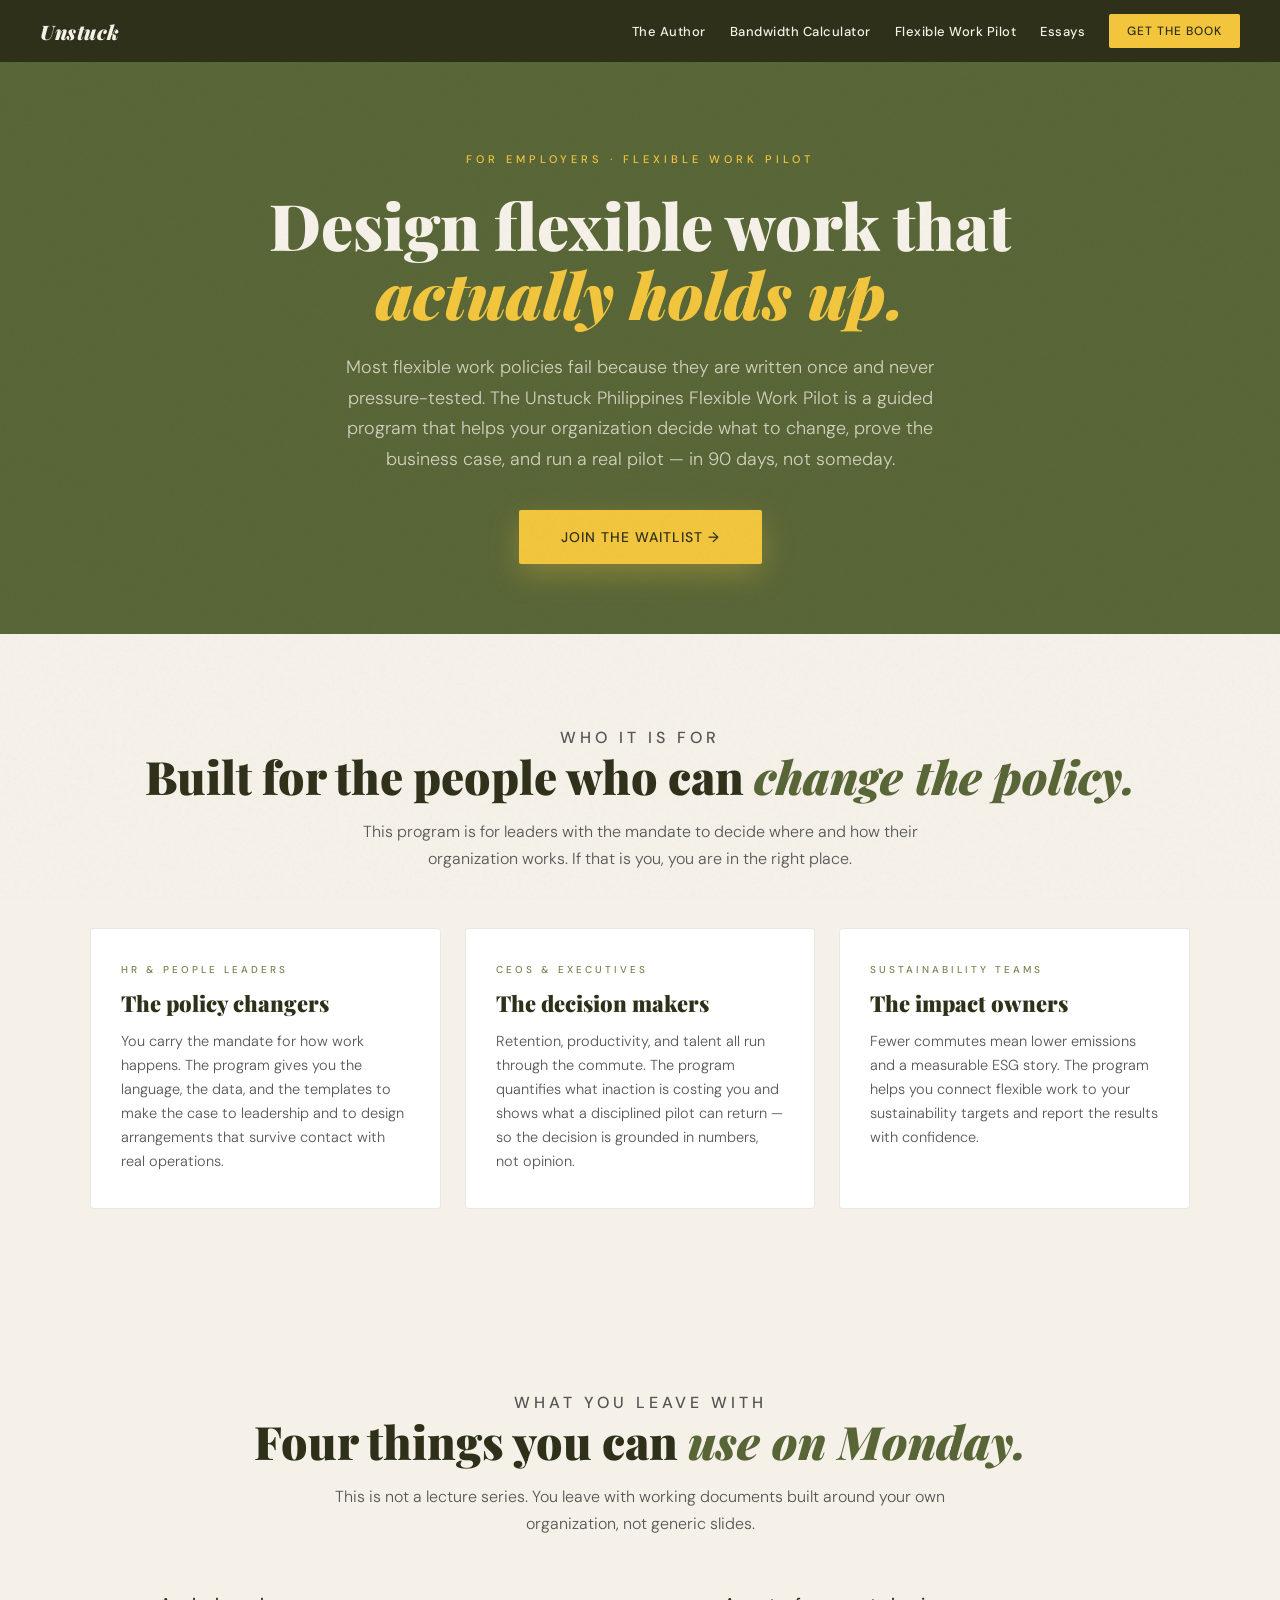
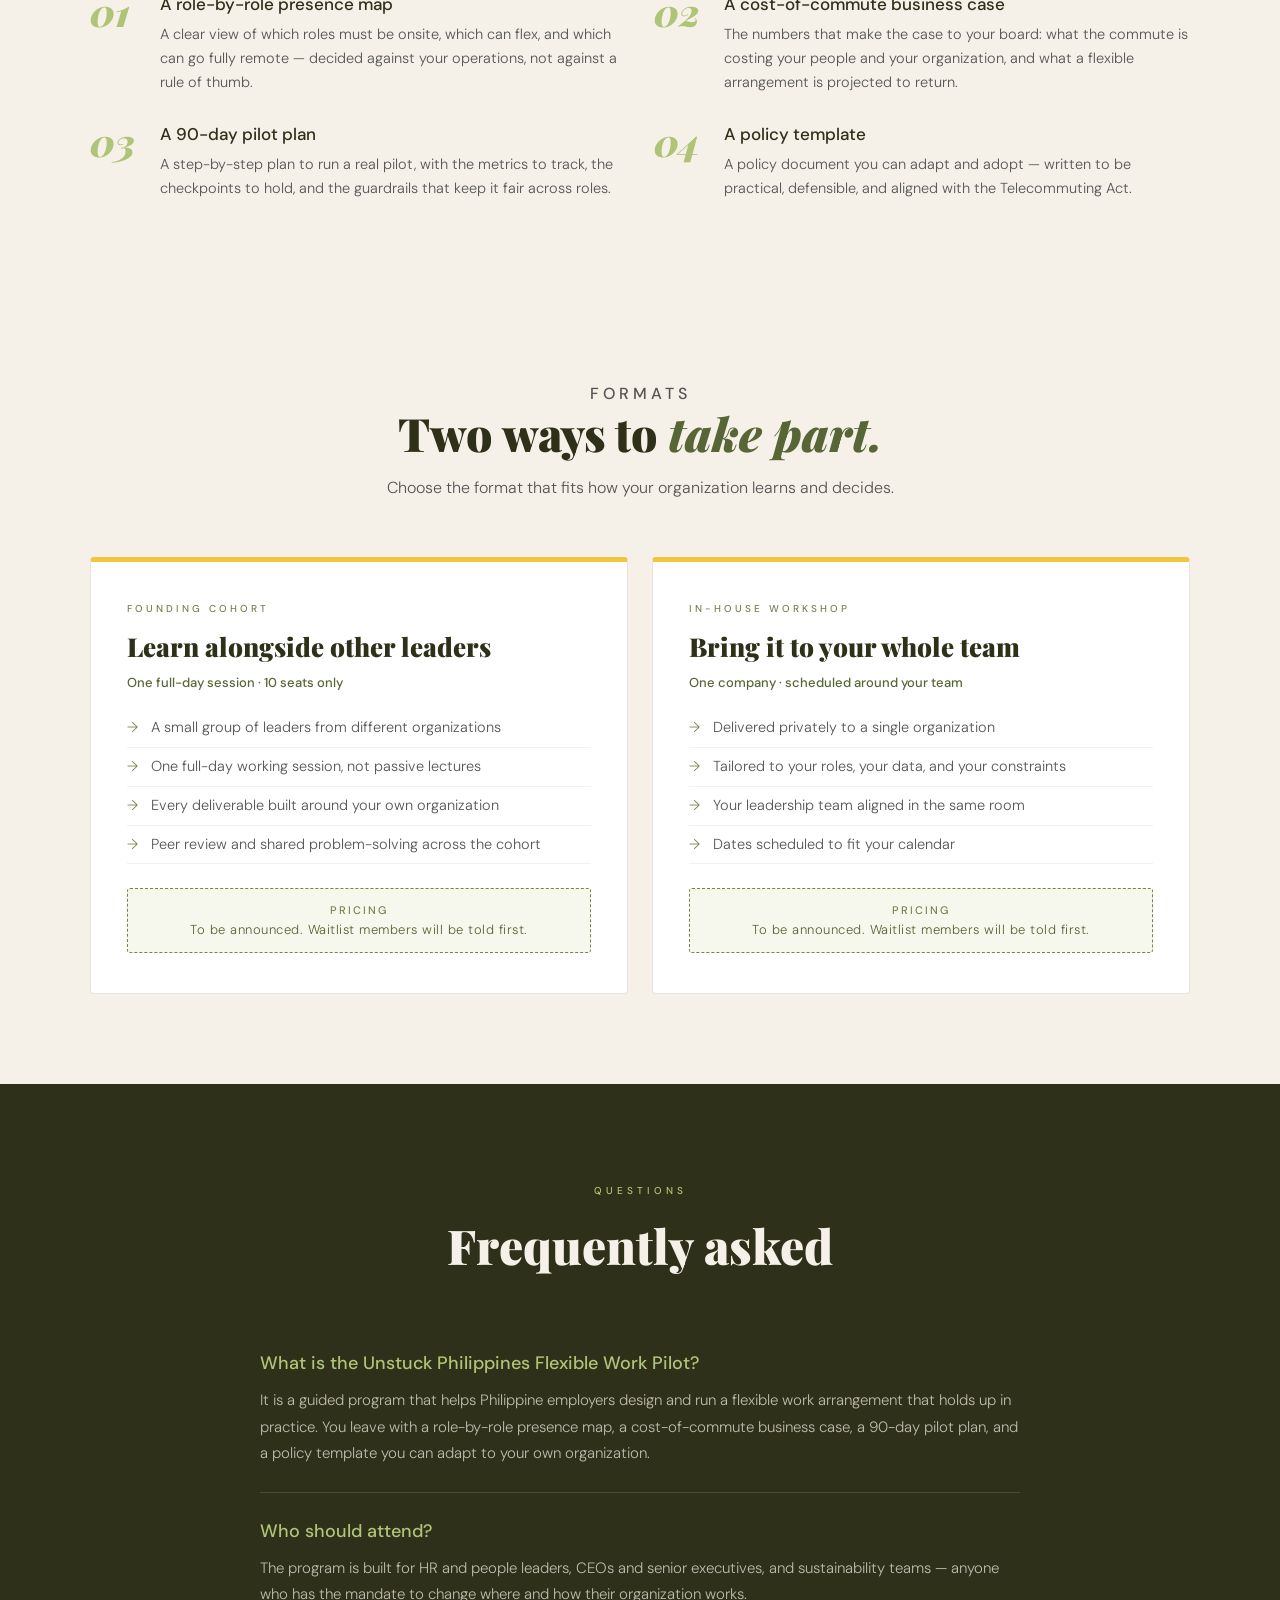
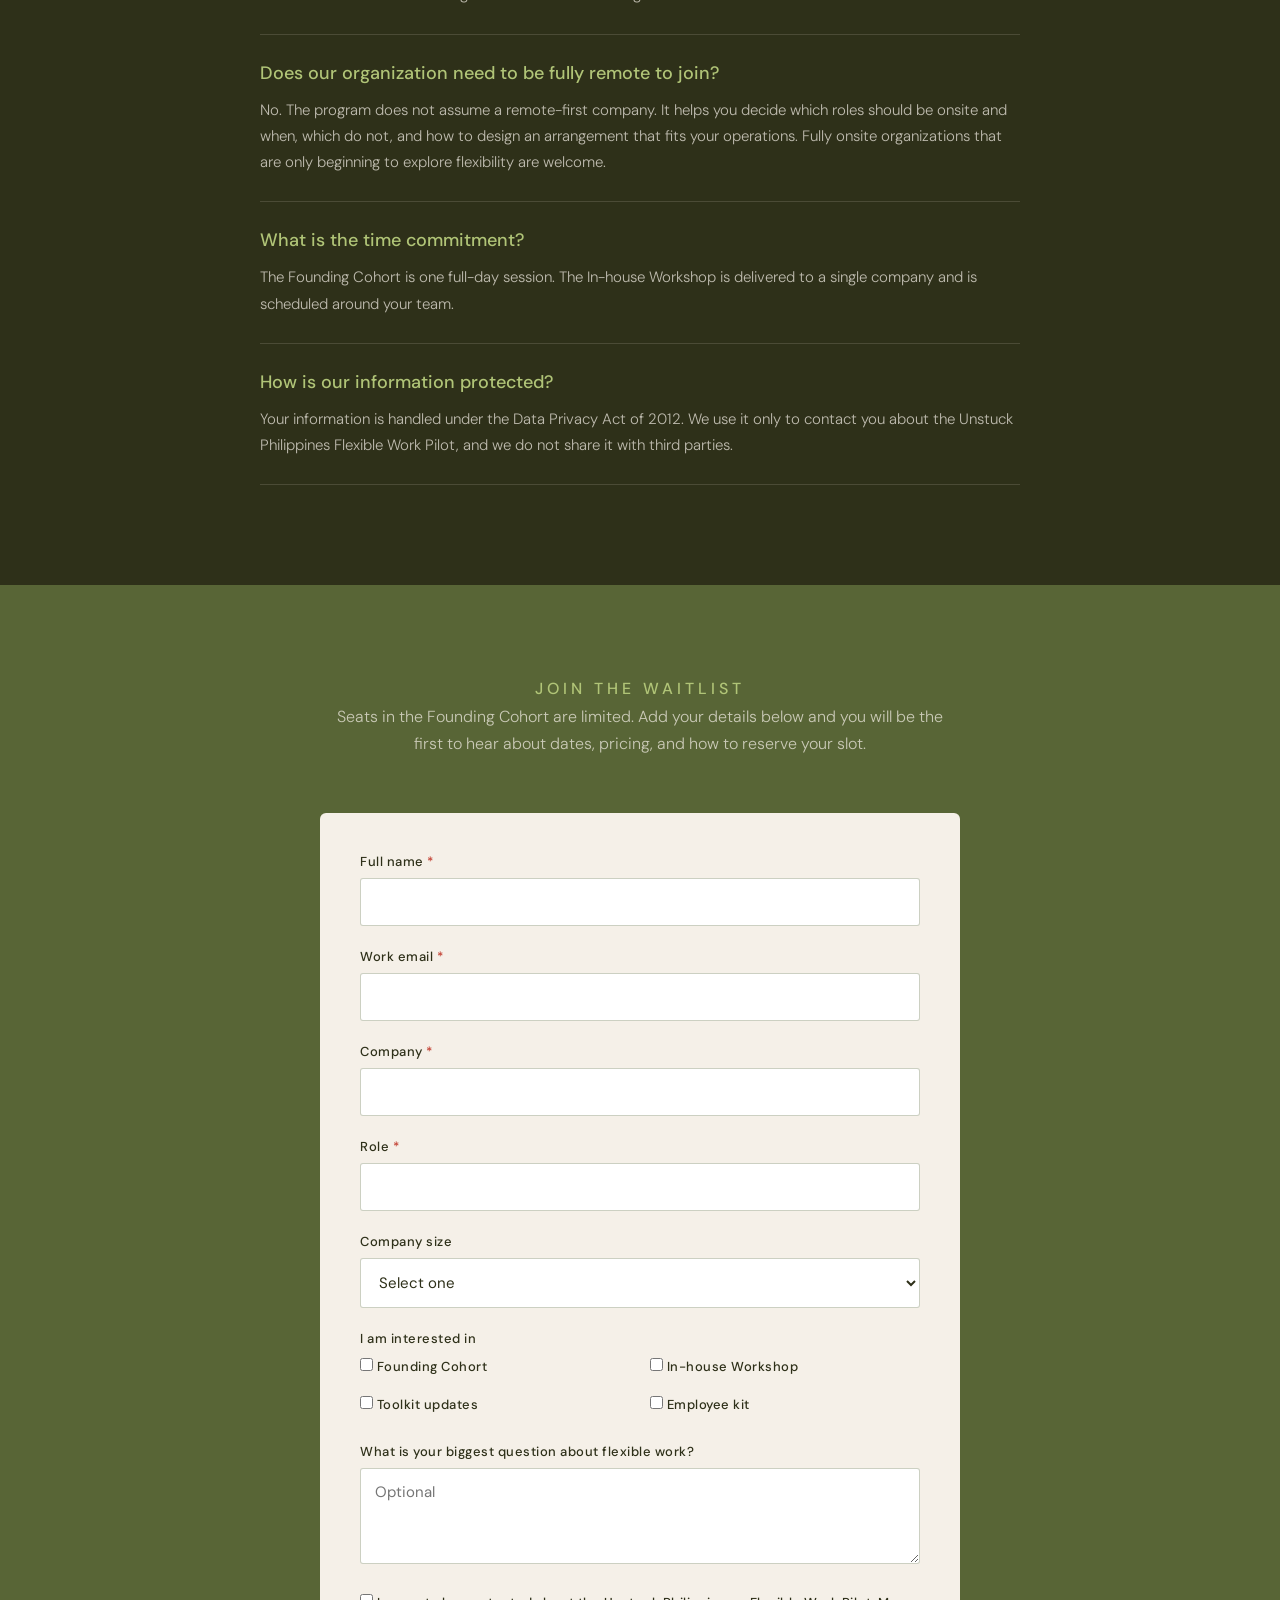
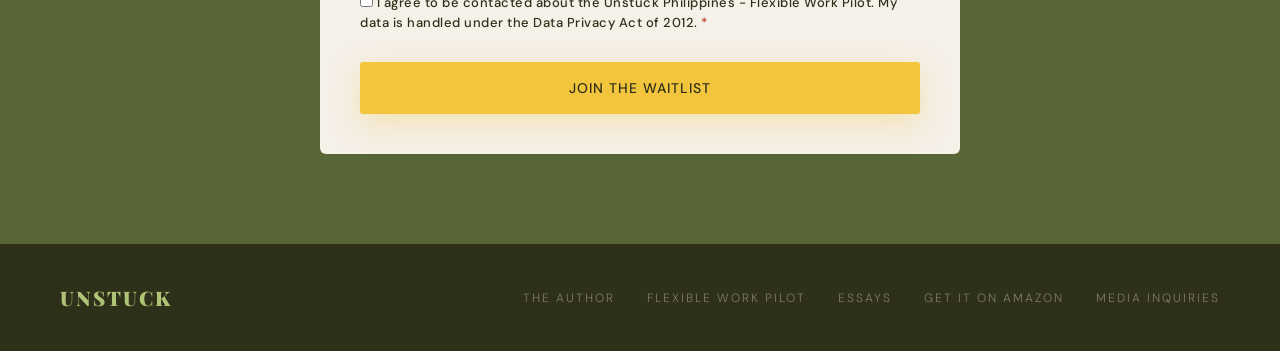
<file: program.html>
<!DOCTYPE html>
<html lang="en">
<head>
<!-- Google Analytics -->
<script async src="https://www.googletagmanager.com/gtag/js?id=G-F6GE5M65Z4"></script>
<script>
  window.dataLayer = window.dataLayer || [];
  function gtag(){dataLayer.push(arguments);}
  gtag('js', new Date());
  gtag('config', 'G-F6GE5M65Z4');
</script>

<meta charset="UTF-8">
<meta name="viewport" content="width=device-width, initial-scale=1.0">
<title>Unstuck Philippines — Flexible Work Pilot | For Employers</title>

<!-- SEO & GEO -->
<meta name="description" content="A guided program for Philippine employers who want to design flexible work that holds up. HR and people leaders, CEOs, and sustainability teams leave with a role-by-role presence map, a cost-of-commute business case, a 90-day pilot plan, and a policy template. Join the waitlist.">
<meta name="keywords" content="flexible work Philippines, alternative work arrangements, hybrid work policy, Telecommuting Act, HR program, return to office, Metro Manila commute, Unstuck Mai Mislang">
<meta name="author" content="Mai G. Mislang">
<meta name="robots" content="index, follow">
<meta name="theme-color" content="#586536">
<link rel="canonical" href="https://workaroundtraffic.com/program.html">
<link rel="icon" href="data:image/svg+xml,<svg xmlns='http://www.w3.org/2000/svg' viewBox='0 0 100 100'><rect width='100' height='100' rx='20' fill='%23586536'/><circle cx='50' cy='50' r='26' fill='%23F2C53D'/></svg>">

<!-- Open Graph -->
<meta property="og:type" content="website">
<meta property="og:title" content="Unstuck Philippines — Flexible Work Pilot">
<meta property="og:description" content="A guided program for Philippine employers who want to design flexible work that holds up. Join the waitlist.">
<meta property="og:url" content="https://workaroundtraffic.com/program.html">
<meta property="og:site_name" content="Unstuck by Mai G. Mislang">
<meta property="og:locale" content="en_PH">
<meta property="og:image" content="https://workaroundtraffic.com/cover.jpg">
<meta property="og:image:alt" content="Unstuck book cover by Mai G. Mislang">

<!-- Twitter Card -->
<meta name="twitter:card" content="summary_large_image">
<meta name="twitter:title" content="Unstuck Philippines — Flexible Work Pilot">
<meta name="twitter:description" content="A guided program for Philippine employers who want to design flexible work that holds up. Join the waitlist.">
<meta name="twitter:image" content="https://workaroundtraffic.com/cover.jpg">

<link href="https://fonts.googleapis.com/css2?family=Playfair+Display:ital,wght@0,700;0,900;1,700&family=DM+Serif+Display:ital@0;1&family=DM+Sans:wght@300;400;500&display=swap" rel="stylesheet">
<link rel="stylesheet" href="styles.css">

<!-- Structured Data: Program FAQ (GEO/AI answer engines) -->
<script type="application/ld+json">
{
  "@context": "https://schema.org",
  "@type": "FAQPage",
  "mainEntity": [
    {
      "@type": "Question",
      "name": "What is the Unstuck Philippines Flexible Work Pilot?",
      "acceptedAnswer": {
        "@type": "Answer",
        "text": "It is a guided program that helps Philippine employers design and run a flexible work arrangement that holds up in practice. Participants leave with a role-by-role presence map, a cost-of-commute business case, a 90-day pilot plan, and a policy template they can adapt to their own organization."
      }
    },
    {
      "@type": "Question",
      "name": "Who should attend the program?",
      "acceptedAnswer": {
        "@type": "Answer",
        "text": "The program is built for HR and people leaders, CEOs and senior executives, and sustainability teams. In short, anyone who has the mandate to change where and how their organization works."
      }
    },
    {
      "@type": "Question",
      "name": "Does our organization need to be fully remote to join?",
      "acceptedAnswer": {
        "@type": "Answer",
        "text": "No. The program does not assume a remote-first company. It helps you decide which roles should be onsite and when, which do not, and how to design an arrangement that fits your operations. Fully onsite organizations that are only beginning to explore flexibility are welcome."
      }
    },
    {
      "@type": "Question",
      "name": "What is the time commitment?",
      "acceptedAnswer": {
        "@type": "Answer",
        "text": "The Founding Cohort is one full-day session. The In-house Workshop is delivered to a single company and is scheduled around your team."
      }
    },
    {
      "@type": "Question",
      "name": "How is our information protected?",
      "acceptedAnswer": {
        "@type": "Answer",
        "text": "Your information is handled under the Data Privacy Act of 2012. We use it only to contact you about the Unstuck Philippines Flexible Work Pilot, and we do not share it with third parties."
      }
    }
  ]
}
</script>
</head>
<body>

<!-- SITE NAV -->
<nav class="site-nav">
  <a href="index.html" class="nav-brand">Unstuck</a>
  <div class="nav-links">
    <a href="about.html">The Author</a>
    <a href="index.html#calculator">Bandwidth Calculator</a>
    <a href="program.html" aria-current="page">Flexible Work Pilot</a>
    <a href="essays/index.html">Essays</a>
    <a href="https://www.amazon.com/dp/B0GYHN6D1D" class="nav-cta" target="_blank" rel="noopener">Get the Book</a>
  </div>
</nav>

<!-- HERO -->
<header class="page-hero">
  <p class="page-eyebrow">For Employers · Flexible Work Pilot</p>
  <h1>Design flexible work that <em>actually holds up.</em></h1>
  <p class="page-sub">Most flexible work policies fail because they are written once and never pressure-tested. The Unstuck Philippines Flexible Work Pilot is a guided program that helps your organization decide what to change, prove the business case, and run a real pilot — in 90 days, not someday.</p>
  <a href="#waitlist" class="btn-yellow">Join the Waitlist →</a>
</header>

<!-- WHO IT IS FOR -->
<section class="prog-section alt">
  <div class="prog-inner">
    <div class="prog-head reveal">
      <p class="section-label">Who it is for</p>
      <h2>Built for the people who can <em>change the policy.</em></h2>
      <p>This program is for leaders with the mandate to decide where and how their organization works. If that is you, you are in the right place.</p>
    </div>
    <div class="who-grid">
      <div class="who-card reveal">
        <div class="who-label">HR &amp; People Leaders</div>
        <h3>The policy changers</h3>
        <p>You carry the mandate for how work happens. The program gives you the language, the data, and the templates to make the case to leadership and to design arrangements that survive contact with real operations.</p>
      </div>
      <div class="who-card reveal">
        <div class="who-label">CEOs &amp; Executives</div>
        <h3>The decision makers</h3>
        <p>Retention, productivity, and talent all run through the commute. The program quantifies what inaction is costing you and shows what a disciplined pilot can return — so the decision is grounded in numbers, not opinion.</p>
      </div>
      <div class="who-card reveal">
        <div class="who-label">Sustainability Teams</div>
        <h3>The impact owners</h3>
        <p>Fewer commutes mean lower emissions and a measurable ESG story. The program helps you connect flexible work to your sustainability targets and report the results with confidence.</p>
      </div>
    </div>
  </div>
</section>

<!-- WHAT YOU LEAVE WITH -->
<section class="prog-section">
  <div class="prog-inner">
    <div class="prog-head reveal">
      <p class="section-label">What you leave with</p>
      <h2>Four things you can <em>use on Monday.</em></h2>
      <p>This is not a lecture series. You leave with working documents built around your own organization, not generic slides.</p>
    </div>
    <div class="leave-list">
      <div class="leave-item reveal">
        <div class="leave-num">01</div>
        <div>
          <h3>A role-by-role presence map</h3>
          <p>A clear view of which roles must be onsite, which can flex, and which can go fully remote — decided against your operations, not against a rule of thumb.</p>
        </div>
      </div>
      <div class="leave-item reveal">
        <div class="leave-num">02</div>
        <div>
          <h3>A cost-of-commute business case</h3>
          <p>The numbers that make the case to your board: what the commute is costing your people and your organization, and what a flexible arrangement is projected to return.</p>
        </div>
      </div>
      <div class="leave-item reveal">
        <div class="leave-num">03</div>
        <div>
          <h3>A 90-day pilot plan</h3>
          <p>A step-by-step plan to run a real pilot, with the metrics to track, the checkpoints to hold, and the guardrails that keep it fair across roles.</p>
        </div>
      </div>
      <div class="leave-item reveal">
        <div class="leave-num">04</div>
        <div>
          <h3>A policy template</h3>
          <p>A policy document you can adapt and adopt — written to be practical, defensible, and aligned with the Telecommuting Act.</p>
        </div>
      </div>
    </div>
  </div>
</section>

<!-- FORMATS -->
<section class="prog-section alt">
  <div class="prog-inner">
    <div class="prog-head reveal">
      <p class="section-label">Formats</p>
      <h2>Two ways to <em>take part.</em></h2>
      <p>Choose the format that fits how your organization learns and decides.</p>
    </div>
    <div class="format-grid">
      <div class="format-card reveal">
        <div class="format-tag">Founding Cohort</div>
        <h3>Learn alongside other leaders</h3>
        <div class="format-meta">One full-day session · 10 seats only</div>
        <ul>
          <li>A small group of leaders from different organizations</li>
          <li>One full-day working session, not passive lectures</li>
          <li>Every deliverable built around your own organization</li>
          <li>Peer review and shared problem-solving across the cohort</li>
        </ul>
        <div class="price-tbd"><strong>Pricing</strong>To be announced. Waitlist members will be told first.</div>
      </div>
      <div class="format-card reveal">
        <div class="format-tag">In-house Workshop</div>
        <h3>Bring it to your whole team</h3>
        <div class="format-meta">One company · scheduled around your team</div>
        <ul>
          <li>Delivered privately to a single organization</li>
          <li>Tailored to your roles, your data, and your constraints</li>
          <li>Your leadership team aligned in the same room</li>
          <li>Dates scheduled to fit your calendar</li>
        </ul>
        <div class="price-tbd"><strong>Pricing</strong>To be announced. Waitlist members will be told first.</div>
      </div>
    </div>
  </div>
</section>

<!-- FAQ -->
<section class="faq" id="faq">
  <div class="faq-inner reveal">
    <p class="faq-label">Questions</p>
    <h2 class="faq-title">Frequently asked</h2>

    <div class="faq-item">
      <div class="faq-q">What is the Unstuck Philippines Flexible Work Pilot?</div>
      <div class="faq-a">It is a guided program that helps Philippine employers design and run a flexible work arrangement that holds up in practice. You leave with a role-by-role presence map, a cost-of-commute business case, a 90-day pilot plan, and a policy template you can adapt to your own organization.</div>
    </div>
    <div class="faq-item">
      <div class="faq-q">Who should attend?</div>
      <div class="faq-a">The program is built for HR and people leaders, CEOs and senior executives, and sustainability teams — anyone who has the mandate to change where and how their organization works.</div>
    </div>
    <div class="faq-item">
      <div class="faq-q">Does our organization need to be fully remote to join?</div>
      <div class="faq-a">No. The program does not assume a remote-first company. It helps you decide which roles should be onsite and when, which do not, and how to design an arrangement that fits your operations. Fully onsite organizations that are only beginning to explore flexibility are welcome.</div>
    </div>
    <div class="faq-item">
      <div class="faq-q">What is the time commitment?</div>
      <div class="faq-a">The Founding Cohort is one full-day session. The In-house Workshop is delivered to a single company and is scheduled around your team.</div>
    </div>
    <div class="faq-item">
      <div class="faq-q">How is our information protected?</div>
      <div class="faq-a">Your information is handled under the Data Privacy Act of 2012. We use it only to contact you about the Unstuck Philippines Flexible Work Pilot, and we do not share it with third parties.</div>
    </div>
  </div>
</section>

<!-- WAITLIST -->
<section class="waitlist" id="waitlist">
  <div class="waitlist-inner">
    <div class="prog-head reveal">
      <p class="section-label" style="color:var(--lime);">Join the waitlist</p>
      <p>Seats in the Founding Cohort are limited. Add your details below and you will be the first to hear about dates, pricing, and how to reserve your slot.</p>
    </div>

    <form id="waitlist-form" class="waitlist-form" action="https://formspree.io/f/mbglnnan" method="POST" novalidate>
      <!-- Honeypot: real people leave this empty; Formspree discards if filled -->
      <div class="wf-hp" aria-hidden="true">
        <label>Do not fill this in if you are human<input type="text" name="_gotcha" tabindex="-1" autocomplete="off"></label>
      </div>
      <input type="hidden" name="_subject" value="New Flexible Work Pilot waitlist signup">

      <div class="wf-field">
        <label for="wf-name">Full name <span class="req">*</span></label>
        <input type="text" id="wf-name" name="name" required>
      </div>
      <div class="wf-field">
        <label for="wf-email">Work email <span class="req">*</span></label>
        <input type="email" id="wf-email" name="email" required>
      </div>
      <div class="wf-field">
        <label for="wf-company">Company <span class="req">*</span></label>
        <input type="text" id="wf-company" name="company" required>
      </div>
      <div class="wf-field">
        <label for="wf-role">Role <span class="req">*</span></label>
        <input type="text" id="wf-role" name="role" required>
      </div>
      <div class="wf-field">
        <label for="wf-size">Company size</label>
        <select id="wf-size" name="company_size">
          <option value="">Select one</option>
          <option value="1-50">1-50</option>
          <option value="51-200">51-200</option>
          <option value="201-1,000">201-1,000</option>
          <option value="1,000+">1,000+</option>
        </select>
      </div>
      <div class="wf-field">
        <label>I am interested in</label>
        <div class="wf-check-group">
          <label class="wf-check"><input type="checkbox" name="interest" value="Founding Cohort"> Founding Cohort</label>
          <label class="wf-check"><input type="checkbox" name="interest" value="In-house Workshop"> In-house Workshop</label>
          <label class="wf-check"><input type="checkbox" name="interest" value="Toolkit updates"> Toolkit updates</label>
          <label class="wf-check"><input type="checkbox" name="interest" value="Employee kit"> Employee kit</label>
        </div>
      </div>
      <div class="wf-field">
        <label for="wf-question">What is your biggest question about flexible work?</label>
        <textarea id="wf-question" name="question" placeholder="Optional"></textarea>
      </div>
      <div class="wf-field">
        <label class="wf-consent"><input type="checkbox" id="wf-consent" name="consent" value="Agreed" required> <span>I agree to be contacted about the Unstuck Philippines - Flexible Work Pilot. My data is handled under the Data Privacy Act of 2012. <span class="req">*</span></span></label>
      </div>

      <button type="submit" class="wf-submit" id="wf-submit">Join the Waitlist</button>
      <div class="form-error" id="wf-error">Something went wrong. Please try again, or email hello@workaroundtraffic.com.</div>
    </form>

    <div class="form-success" id="wf-success">
      <h3>You are on the list.</h3>
      <p>Thank you. We have your details and you will be among the first to hear about dates, pricing, and how to reserve your place. Watch for a note from hello@workaroundtraffic.com.</p>
    </div>
  </div>
</section>

<!-- FOOTER -->
<footer>
  <div class="footer-logo">UNSTUCK</div>
  <nav class="footer-links">
    <a href="about.html">The Author</a>
    <a href="program.html">Flexible Work Pilot</a>
    <a href="essays/index.html">Essays</a>
    <a href="https://www.amazon.com/dp/B0GYHN6D1D" target="_blank" rel="noopener">Get it on Amazon</a>
    <a href="mailto:hello@workaroundtraffic.com">Media Inquiries</a>
  </nav>
</footer>

<script>
  // Scroll reveal
  const reveals = document.querySelectorAll('.reveal');
  const observer = new IntersectionObserver((entries) => {
    entries.forEach((entry, i) => {
      if (entry.isIntersecting) {
        setTimeout(() => entry.target.classList.add('visible'), i * 80);
        observer.unobserve(entry.target);
      }
    });
  }, { threshold: 0.1 });
  reveals.forEach(el => observer.observe(el));

  // Waitlist form — Formspree AJAX, inline thank-you, no reload
  const form = document.getElementById('waitlist-form');
  const successEl = document.getElementById('wf-success');
  const errorEl = document.getElementById('wf-error');
  const submitBtn = document.getElementById('wf-submit');

  form.addEventListener('submit', async (e) => {
    e.preventDefault();
    errorEl.classList.remove('show');
    if (!form.checkValidity()) { form.reportValidity(); return; }
    submitBtn.disabled = true;
    submitBtn.textContent = 'Sending…';
    try {
      const res = await fetch(form.action, {
        method: 'POST',
        body: new FormData(form),
        headers: { 'Accept': 'application/json' }
      });
      if (res.ok) {
        form.style.display = 'none';
        successEl.classList.add('show');
        successEl.scrollIntoView({ behavior: 'smooth', block: 'center' });
        if (window.gtag) { gtag('event', 'waitlist_signup', { event_category: 'program' }); }
      } else {
        throw new Error('Bad response');
      }
    } catch (err) {
      errorEl.classList.add('show');
      submitBtn.disabled = false;
      submitBtn.textContent = 'Join the Waitlist';
    }
  });
</script>
</body>
</html>
</file>
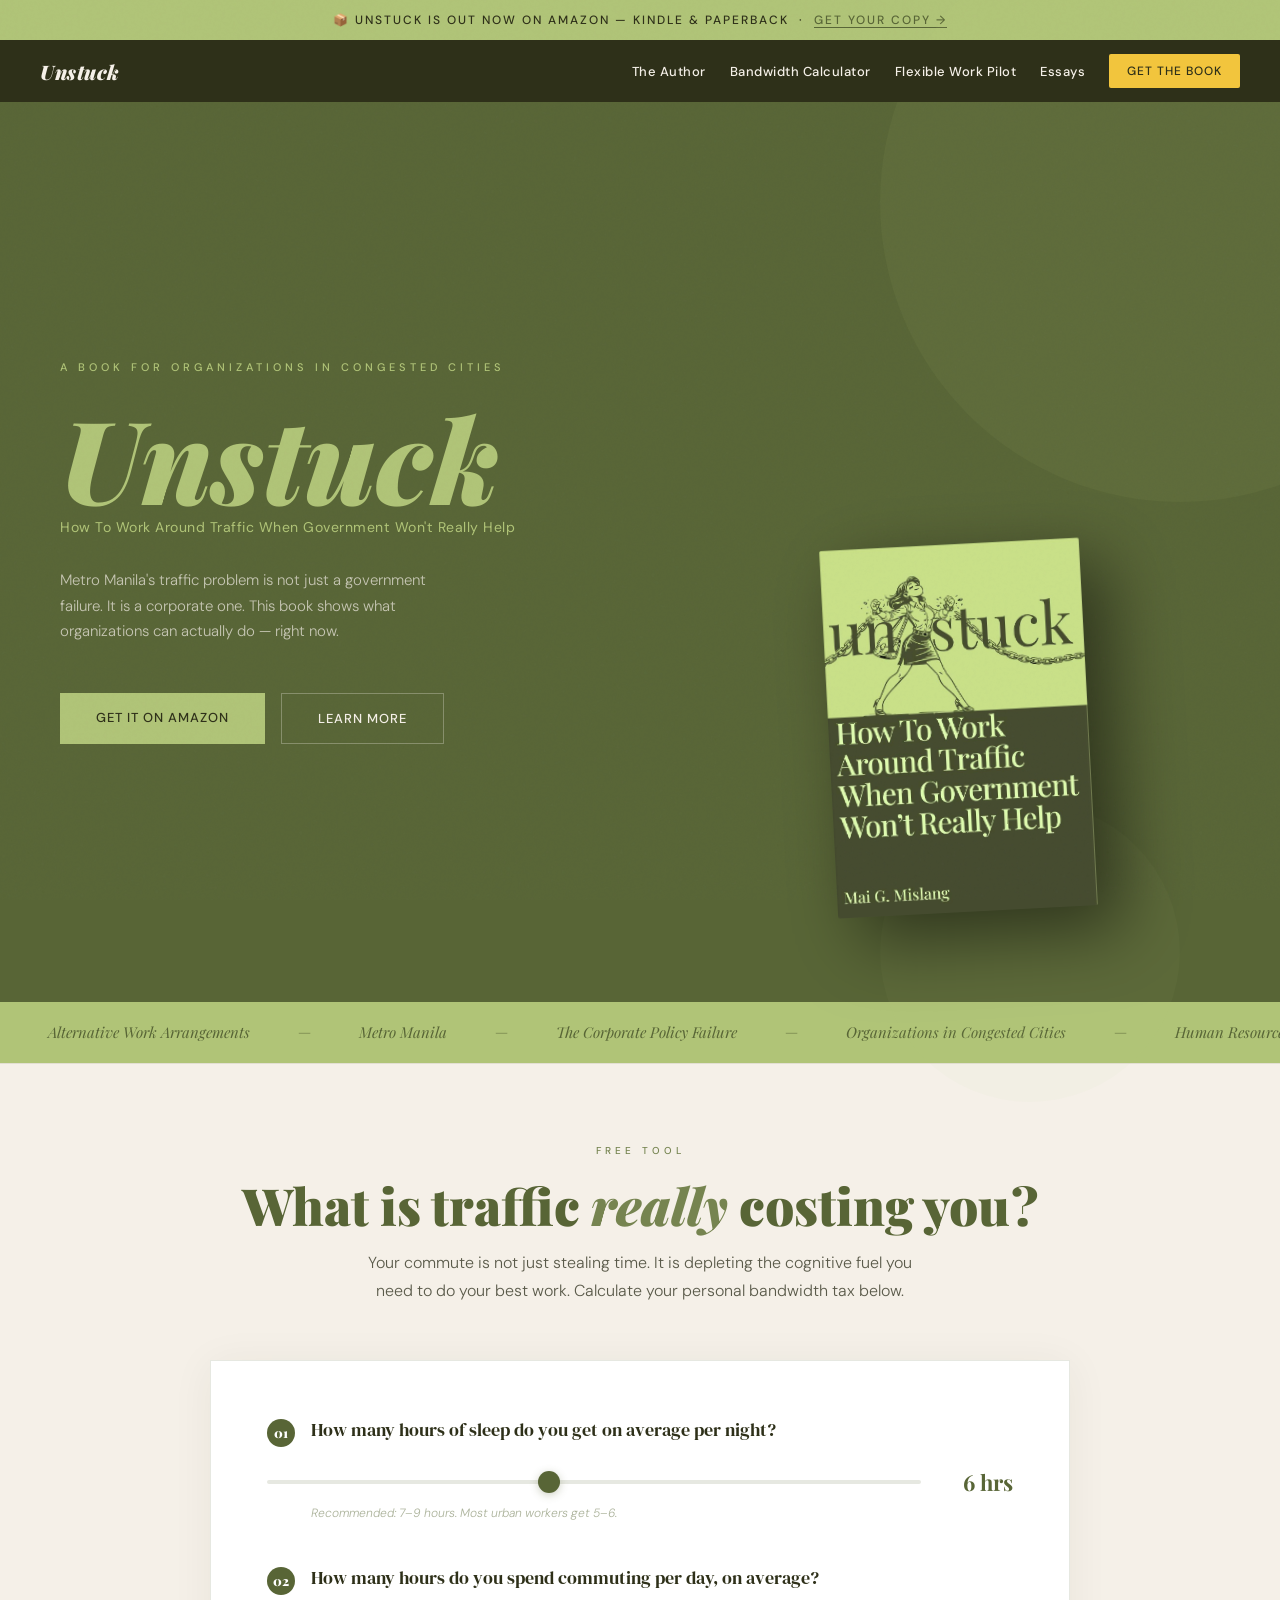
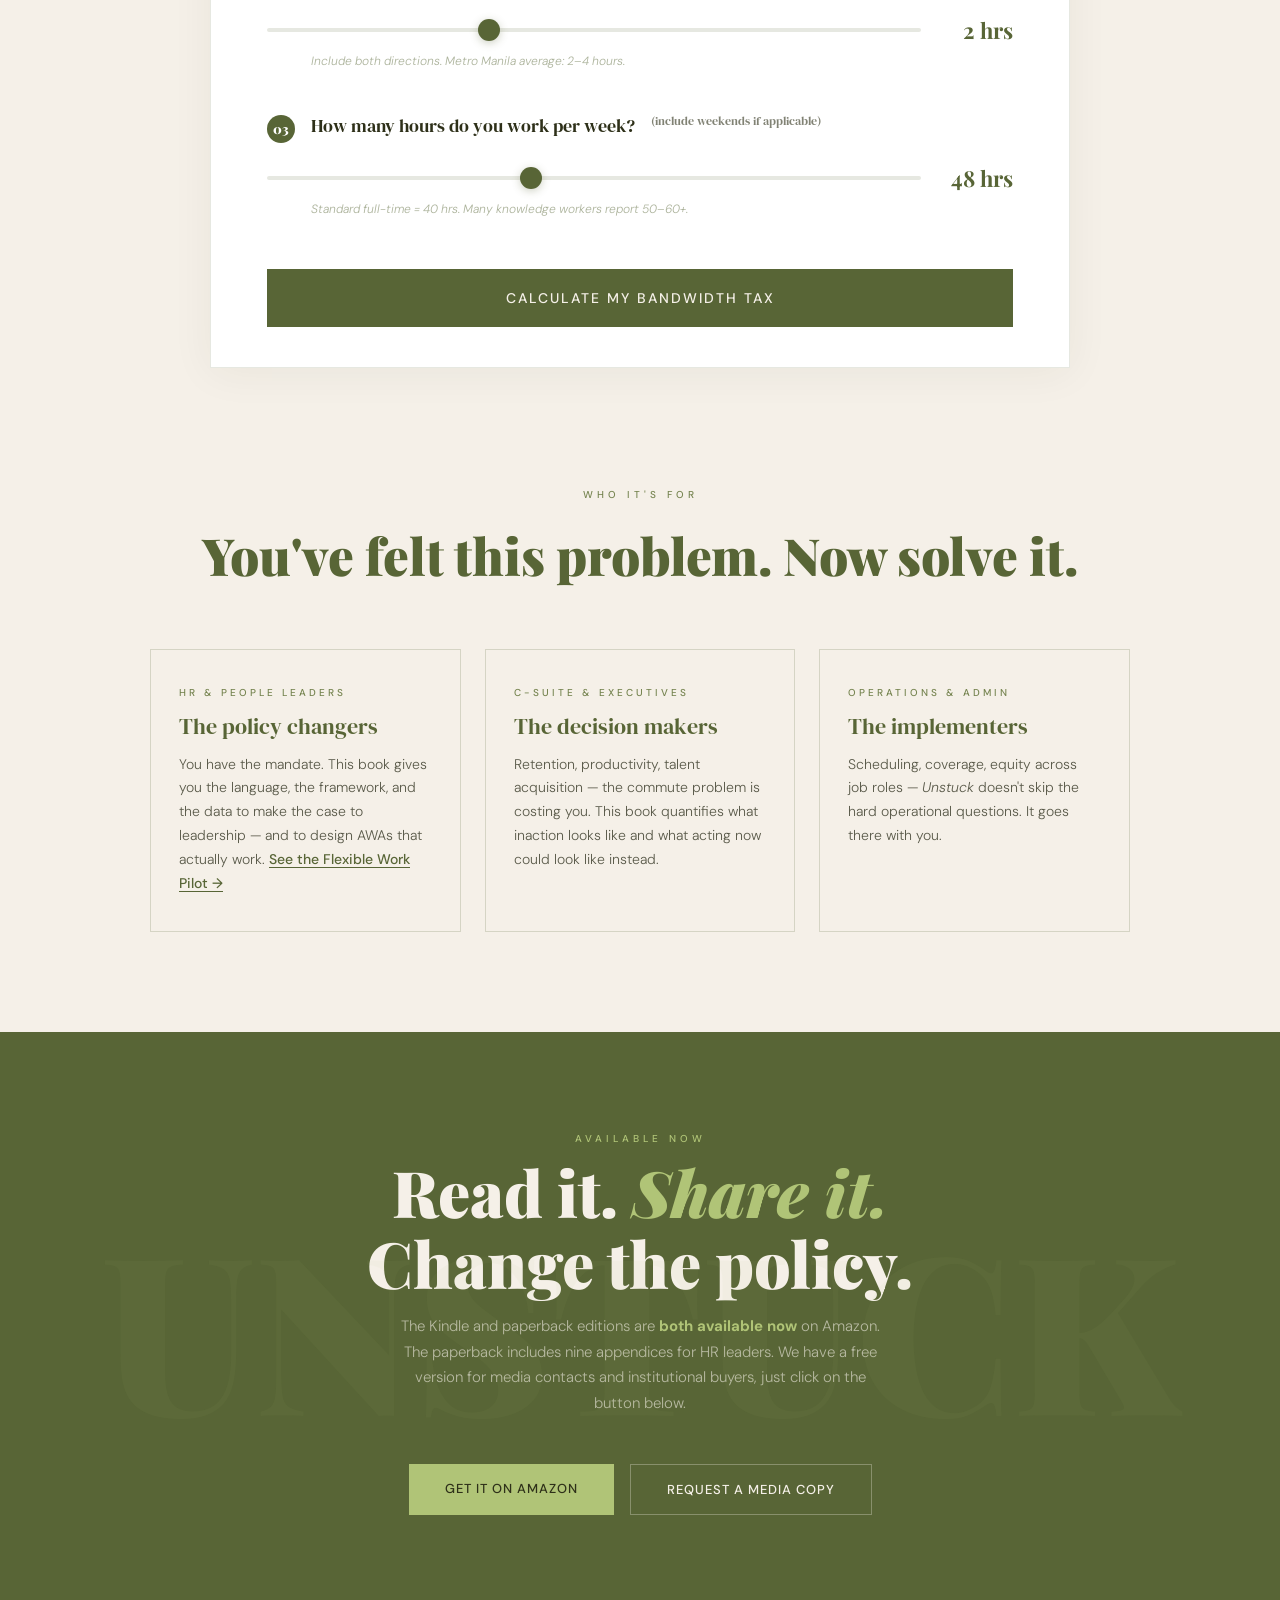
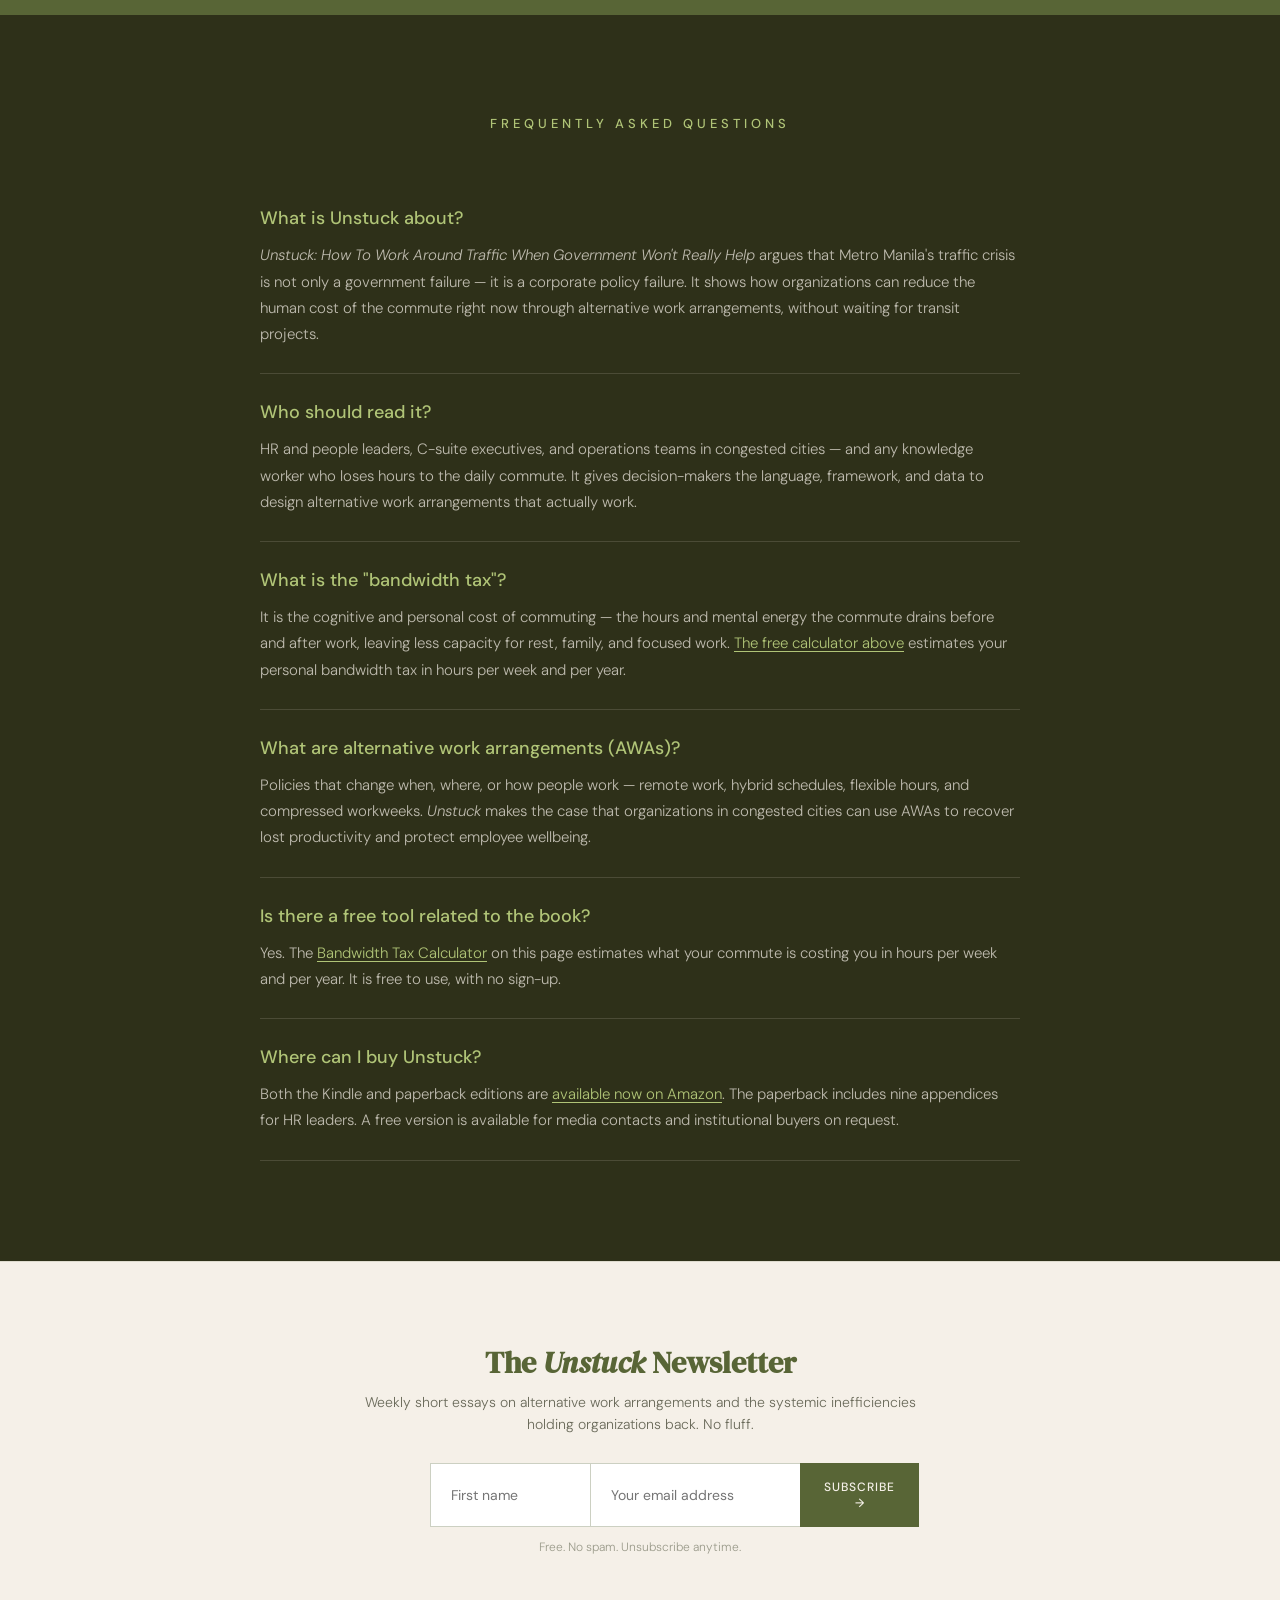
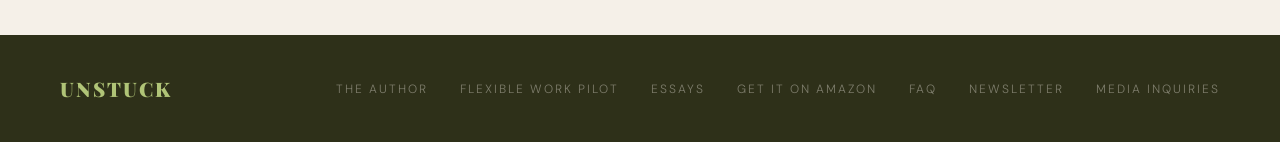
<file: tools.html>
<!DOCTYPE html>
<html lang="en">
<head>
<meta charset="UTF-8">
<meta name="viewport" content="width=device-width, initial-scale=1.0">
<!-- This page was retired. GitHub Pages cannot issue a true 301, so this is a
     client-side redirect to the homepage. The canonical tag + noindex tell
     search engines the homepage is the destination. -->
<title>Redirecting… | Unstuck</title>
<link rel="canonical" href="https://workaroundtraffic.com/">
<meta name="robots" content="noindex, follow">
<meta http-equiv="refresh" content="0; url=index.html">
<script>window.location.replace("index.html");</script>
<style>
  body { font-family: -apple-system, "DM Sans", sans-serif; background:#586536; color:#F5F0E8; display:flex; min-height:100vh; align-items:center; justify-content:center; margin:0; text-align:center; padding:24px; }
  a { color:#B0C477; }
</style>
</head>
<body>
  <p>This page has moved. Redirecting to the homepage… <br>If you are not redirected, <a href="index.html">continue to workaroundtraffic.com</a>.</p>
</body>
</html>
</file>
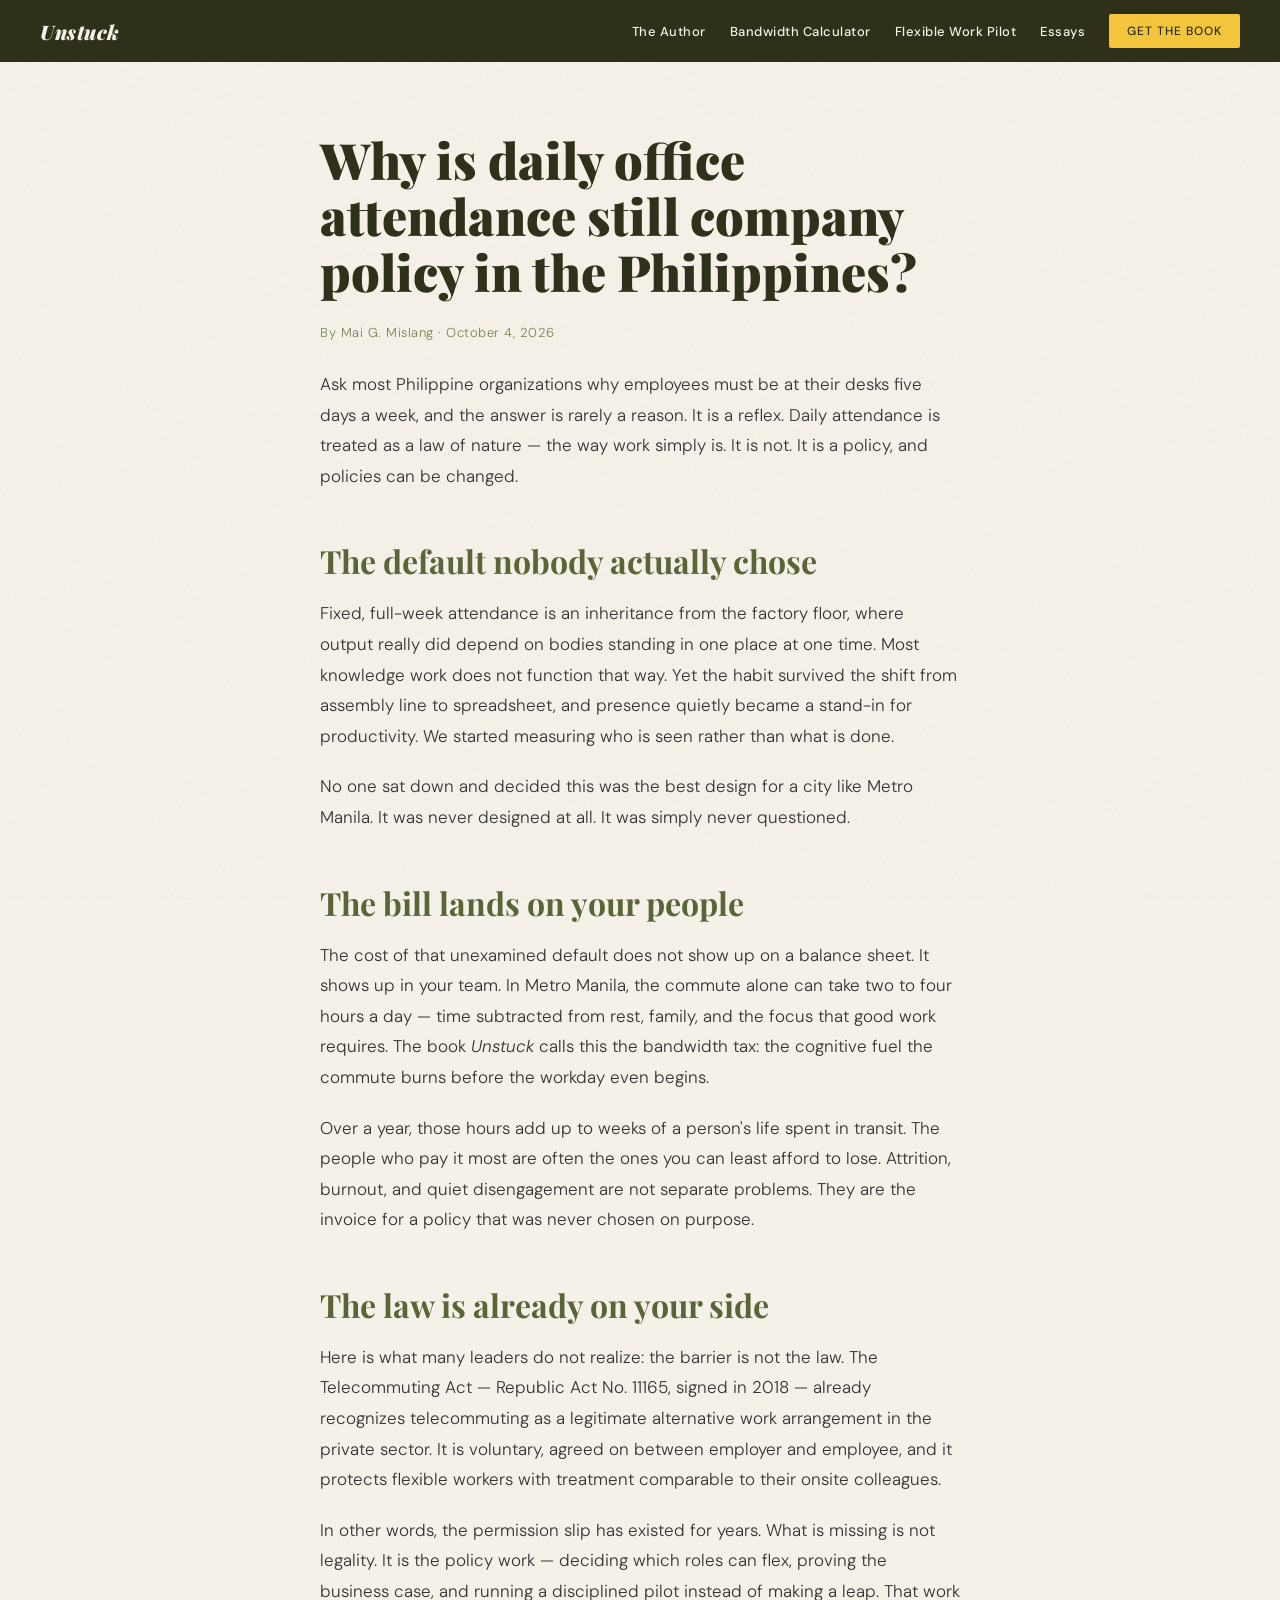
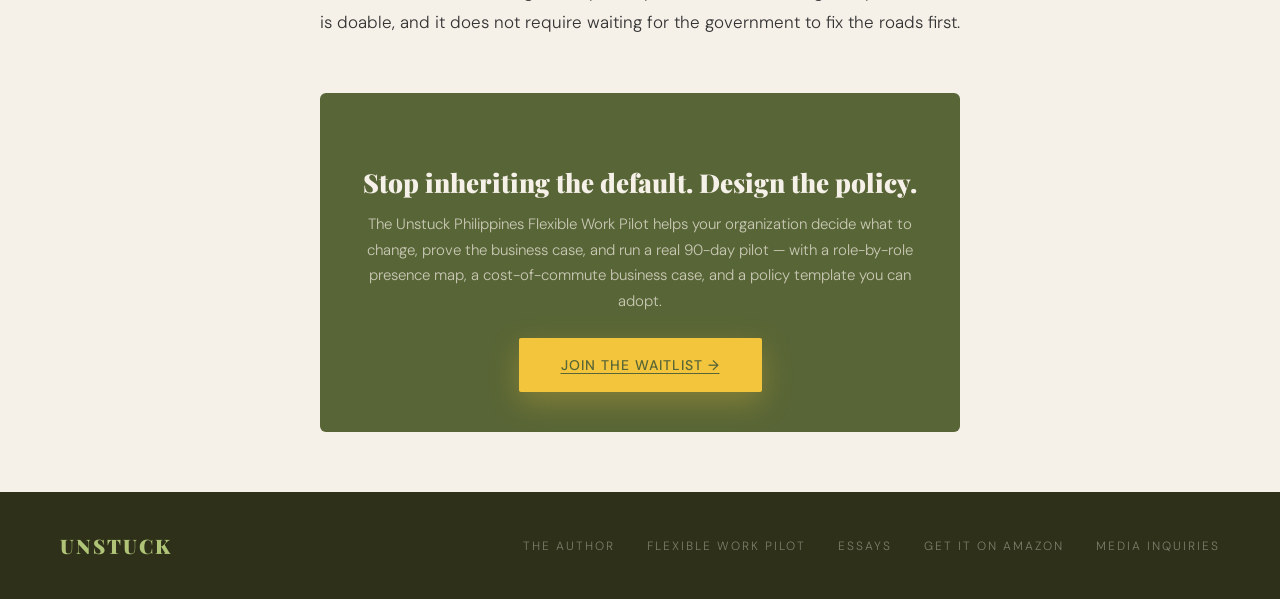
<file: essays/why-is-daily-office-attendance-still-company-policy.html>
<!DOCTYPE html>
<html lang="en">
<head>
<!-- Google Analytics -->
<script async src="https://www.googletagmanager.com/gtag/js?id=G-F6GE5M65Z4"></script>
<script>
  window.dataLayer = window.dataLayer || [];
  function gtag(){dataLayer.push(arguments);}
  gtag('js', new Date());
  gtag('config', 'G-F6GE5M65Z4');
</script>

<meta charset="UTF-8">
<meta name="viewport" content="width=device-width, initial-scale=1.0">
<title>Why is daily office attendance still company policy in the Philippines? | Unstuck</title>

<meta name="description" content="Daily office attendance is treated as a law of nature. It is not. A look at why Philippine companies still require it, what it costs, and why the Telecommuting Act already allows a better way.">
<meta name="author" content="Mai G. Mislang">
<meta name="robots" content="index, follow">
<meta name="theme-color" content="#586536">
<link rel="canonical" href="https://workaroundtraffic.com/essays/why-is-daily-office-attendance-still-company-policy.html">
<link rel="icon" href="data:image/svg+xml,<svg xmlns='http://www.w3.org/2000/svg' viewBox='0 0 100 100'><rect width='100' height='100' rx='20' fill='%23586536'/><circle cx='50' cy='50' r='26' fill='%23F2C53D'/></svg>">

<meta property="og:type" content="article">
<meta property="og:title" content="Why is daily office attendance still company policy in the Philippines?">
<meta property="og:description" content="Daily office attendance is treated as a law of nature. It is not. Why companies still require it, what it costs, and why the Telecommuting Act already allows a better way.">
<meta property="og:url" content="https://workaroundtraffic.com/essays/why-is-daily-office-attendance-still-company-policy.html">
<meta property="og:site_name" content="Unstuck by Mai G. Mislang">
<meta property="og:locale" content="en_PH">
<meta property="og:image" content="https://workaroundtraffic.com/cover.jpg">
<meta name="twitter:card" content="summary_large_image">
<meta name="twitter:title" content="Why is daily office attendance still company policy in the Philippines?">
<meta name="twitter:description" content="Why companies still require daily attendance, what it costs, and why the Telecommuting Act already allows a better way.">
<meta name="twitter:image" content="https://workaroundtraffic.com/cover.jpg">

<link href="https://fonts.googleapis.com/css2?family=Playfair+Display:ital,wght@0,700;0,900;1,700&family=DM+Serif+Display:ital@0;1&family=DM+Sans:wght@300;400;500&display=swap" rel="stylesheet">
<link rel="stylesheet" href="../styles.css">

<!-- Article structured data -->
<script type="application/ld+json">
{
  "@context": "https://schema.org",
  "@type": "Article",
  "headline": "Why is daily office attendance still company policy in the Philippines?",
  "description": "Daily office attendance is treated as a law of nature. It is not. A look at why Philippine companies still require it, what it costs, and why the Telecommuting Act already allows a better way.",
  "author": { "@type": "Person", "name": "Mai G. Mislang", "url": "https://workaroundtraffic.com" },
  "publisher": { "@type": "Organization", "name": "Unstuck by Mai G. Mislang", "url": "https://workaroundtraffic.com" },
  "datePublished": "2026-10-04",
  "dateModified": "2026-10-04",
  "image": "https://workaroundtraffic.com/cover.jpg",
  "mainEntityOfPage": { "@type": "WebPage", "@id": "https://workaroundtraffic.com/essays/why-is-daily-office-attendance-still-company-policy.html" }
}
</script>

<!-- FAQ structured data -->
<script type="application/ld+json">
{
  "@context": "https://schema.org",
  "@type": "FAQPage",
  "mainEntity": [
    {
      "@type": "Question",
      "name": "Does the Telecommuting Act allow private companies in the Philippines to let employees work from home?",
      "acceptedAnswer": {
        "@type": "Answer",
        "text": "Yes. Republic Act No. 11165, the Telecommuting Act of 2018, recognizes telecommuting as a legitimate alternative work arrangement in the private sector. It is voluntary and agreed on between employer and employee, and telecommuting employees are entitled to treatment comparable to staff who work onsite, including pay and benefits. The law permits flexible arrangements; it does not force companies to keep everyone at a desk."
      }
    },
    {
      "@type": "Question",
      "name": "Which roles actually need to be onsite?",
      "acceptedAnswer": {
        "@type": "Answer",
        "text": "Fewer than most attendance policies assume. Roles tied to physical equipment, in-person service, or secure facilities genuinely need presence. Many knowledge roles do not. The honest way to decide is role by role, against the actual task, rather than applying one blanket rule to the whole organization."
      }
    },
    {
      "@type": "Question",
      "name": "How much is the daily commute really costing my team?",
      "acceptedAnswer": {
        "@type": "Answer",
        "text": "In Metro Manila the commute often consumes two to four hours a day. Across a workforce, that is a large, recurring draw on people's time, energy, and wellbeing — a bandwidth tax that no transit project will refund soon. The free Bandwidth Tax Calculator on workaroundtraffic.com estimates the hours lost per week and per year."
      }
    },
    {
      "@type": "Question",
      "name": "How do we start flexible work without disrupting operations?",
      "acceptedAnswer": {
        "@type": "Answer",
        "text": "Begin with a time-boxed pilot rather than a permanent policy. Map which roles can flex, agree on the metrics that define success, run it for about 90 days with clear checkpoints, and decide based on what you learn. The Unstuck Philippines Flexible Work Pilot is a guided program built to do exactly this."
      }
    }
  ]
}
</script>
</head>
<body>

<!-- SITE NAV -->
<nav class="site-nav">
  <a href="../index.html" class="nav-brand">Unstuck</a>
  <div class="nav-links">
    <a href="../about.html">The Author</a>
    <a href="../index.html#calculator">Bandwidth Calculator</a>
    <a href="../program.html">Flexible Work Pilot</a>
    <a href="index.html">Essays</a>
    <a href="https://www.amazon.com/dp/B0GYHN6D1D" class="nav-cta" target="_blank" rel="noopener">Get the Book</a>
  </div>
</nav>

<article class="essay-article">
  <h1>Why is daily office attendance still company policy in the Philippines?</h1>
  <div class="essay-meta">By Mai G. Mislang · October 4, 2026</div>

  <p>Ask most Philippine organizations why employees must be at their desks five days a week, and the answer is rarely a reason. It is a reflex. Daily attendance is treated as a law of nature — the way work simply is. It is not. It is a policy, and policies can be changed.</p>

  <h2>The default nobody actually chose</h2>
  <p>Fixed, full-week attendance is an inheritance from the factory floor, where output really did depend on bodies standing in one place at one time. Most knowledge work does not function that way. Yet the habit survived the shift from assembly line to spreadsheet, and presence quietly became a stand-in for productivity. We started measuring who is seen rather than what is done.</p>
  <p>No one sat down and decided this was the best design for a city like Metro Manila. It was never designed at all. It was simply never questioned.</p>

  <h2>The bill lands on your people</h2>
  <p>The cost of that unexamined default does not show up on a balance sheet. It shows up in your team. In Metro Manila, the commute alone can take two to four hours a day — time subtracted from rest, family, and the focus that good work requires. The book <em>Unstuck</em> calls this the bandwidth tax: the cognitive fuel the commute burns before the workday even begins.</p>
  <p>Over a year, those hours add up to weeks of a person's life spent in transit. The people who pay it most are often the ones you can least afford to lose. Attrition, burnout, and quiet disengagement are not separate problems. They are the invoice for a policy that was never chosen on purpose.</p>

  <h2>The law is already on your side</h2>
  <p>Here is what many leaders do not realize: the barrier is not the law. The Telecommuting Act — Republic Act No. 11165, signed in 2018 — already recognizes telecommuting as a legitimate alternative work arrangement in the private sector. It is voluntary, agreed on between employer and employee, and it protects flexible workers with treatment comparable to their onsite colleagues.</p>
  <p>In other words, the permission slip has existed for years. What is missing is not legality. It is the policy work — deciding which roles can flex, proving the business case, and running a disciplined pilot instead of making a leap. That work is doable, and it does not require waiting for the government to fix the roads first.</p>

  <!-- Closing call to action -->
  <div class="essay-cta">
    <h3>Stop inheriting the default. Design the policy.</h3>
    <p>The Unstuck Philippines Flexible Work Pilot helps your organization decide what to change, prove the business case, and run a real 90-day pilot — with a role-by-role presence map, a cost-of-commute business case, and a policy template you can adopt.</p>
    <a href="../program.html" class="btn-yellow">Join the Waitlist →</a>
  </div>
</article>

<!-- FOOTER -->
<footer>
  <div class="footer-logo">UNSTUCK</div>
  <nav class="footer-links">
    <a href="../about.html">The Author</a>
    <a href="../program.html">Flexible Work Pilot</a>
    <a href="index.html">Essays</a>
    <a href="https://www.amazon.com/dp/B0GYHN6D1D" target="_blank" rel="noopener">Get it on Amazon</a>
    <a href="mailto:hello@workaroundtraffic.com">Media Inquiries</a>
  </nav>
</footer>

</body>
</html>
</file>
<file: styles.css>
:root {
    --lime: #B0C477;
    --olive: #586536;
    --mid: #768450;
    --cream: #F5F0E8;
    --dark: #2E3019;
    --yellow: #F2C53D;
    --yellow-dark: #e0b223;
  }

  *, *::before, *::after { box-sizing: border-box; margin: 0; padding: 0; }

  html { scroll-behavior: smooth; }

  body {
    background: var(--cream);
    color: var(--dark);
    font-family: 'DM Sans', sans-serif;
    font-weight: 300;
    overflow-x: hidden;
  }

  /* ── NOISE TEXTURE OVERLAY ── */
  body::before {
    content: '';
    position: fixed; inset: 0;
    background-image: url("data:image/svg+xml,%3Csvg viewBox='0 0 256 256' xmlns='http://www.w3.org/2000/svg'%3E%3Cfilter id='noise'%3E%3CfeTurbulence type='fractalNoise' baseFrequency='0.9' numOctaves='4' stitchTiles='stitch'/%3E%3C/filter%3E%3Crect width='100%25' height='100%25' filter='url(%23noise)' opacity='0.04'/%3E%3C/svg%3E");
    pointer-events: none; z-index: 999; opacity: 0.5;
  }

  /* ── HERO ── */
  .hero {
    min-height: 100vh;
    background: var(--olive);
    display: grid;
    grid-template-columns: 1fr 1fr;
    position: relative;
    overflow: visible;
  }

  .hero-left {
    padding: 80px 60px;
    display: flex;
    flex-direction: column;
    justify-content: center;
    position: relative;
    z-index: 2;
  }

  .hero-eyebrow {
    font-family: 'DM Sans', sans-serif;
    font-size: 11px;
    font-weight: 500;
    letter-spacing: 4px;
    text-transform: uppercase;
    color: var(--lime);
    margin-bottom: 32px;
    opacity: 0;
    animation: fadeUp 0.8s ease 0.2s forwards;
  }

  .hero-title {
    font-family: 'Playfair Display', serif;
    font-size: clamp(72px, 9vw, 130px);
    font-weight: 900;
    font-style: italic;
    line-height: 0.9;
    color: var(--lime);
    margin-bottom: 8px;
    opacity: 0;
    animation: fadeUp 0.8s ease 0.4s forwards;
  }

  .hero-title em {
    font-style: italic;
    color: var(--lime);
    display: block;
  }

  .hero-subtitle {
    font-family: 'DM Sans', sans-serif;
    font-size: clamp(13px, 1.2vw, 15px);
    font-weight: 300;
    color: rgba(245,240,232,0.7);
    line-height: 1.7;
    max-width: 380px;
    margin: 32px 0 48px;
    opacity: 0;
    animation: fadeUp 0.8s ease 0.6s forwards;
  }

  .hero-cta {
    display: flex;
    gap: 16px;
    flex-wrap: wrap;
    opacity: 0;
    animation: fadeUp 0.8s ease 0.8s forwards;
  }

  .btn-primary {
    background: var(--lime);
    color: var(--dark);
    padding: 16px 36px;
    font-family: 'DM Sans', sans-serif;
    font-size: 13px;
    font-weight: 500;
    letter-spacing: 1px;
    text-transform: uppercase;
    text-decoration: none;
    border: none;
    cursor: pointer;
    transition: background 0.2s, transform 0.2s;
    display: inline-block;
  }
  .btn-primary:hover { background: #c8dc85; transform: translateY(-2px); }

  .btn-secondary {
    background: transparent;
    color: var(--cream);
    padding: 16px 36px;
    font-family: 'DM Sans', sans-serif;
    font-size: 13px;
    font-weight: 500;
    letter-spacing: 1px;
    text-transform: uppercase;
    text-decoration: none;
    border: 1px solid rgba(245,240,232,0.3);
    cursor: pointer;
    transition: border-color 0.2s, transform 0.2s;
    display: inline-block;
  }
  .btn-secondary:hover { border-color: var(--lime); transform: translateY(-2px); }

  .hero-right {
    position: relative;
    display: flex;
    align-items: flex-end;
    justify-content: center;
    overflow: visible;
    padding-bottom: 0;
    z-index: 3;
  }

  /* Book mockup */
  .book-wrap {
    position: relative;
    z-index: 2;
    opacity: 0;
    animation: bookIn 1s ease 0.5s forwards;
    padding-bottom: 60px;
  }

  @keyframes bookIn {
    from { opacity: 0; transform: translateY(60px) rotate(-3deg); }
    to   { opacity: 1; transform: translateY(-30px) rotate(-3deg); }
  }

  .book {
    width: 220px;
    height: 320px;
    background: var(--lime);
    position: relative;
    box-shadow: 20px 20px 60px rgba(0,0,0,0.4), -4px 0 0 #9aab62, inset -3px 0 6px rgba(0,0,0,0.1);
    display: flex;
    flex-direction: column;
    align-items: center;
    justify-content: center;
    padding: 24px;
  }

  .book::before {
    content: '';
    position: absolute;
    left: 0; top: 0; bottom: 0;
    width: 16px;
    background: linear-gradient(to right, #8fa055, var(--lime));
    box-shadow: inset -2px 0 4px rgba(0,0,0,0.15);
  }

  .book-inner-title {
    font-family: 'Playfair Display', serif;
    font-size: 36px;
    font-weight: 900;
    color: var(--olive);
    line-height: 0.9;
    text-align: center;
    margin-bottom: 8px;
  }
  .book-inner-line {
    width: 40px; height: 2px;
    background: var(--olive);
    margin: 12px auto;
  }
  .book-inner-sub {
    font-family: 'DM Sans', sans-serif;
    font-size: 8px;
    font-weight: 500;
    letter-spacing: 2px;
    text-transform: uppercase;
    color: var(--olive);
    text-align: center;
    line-height: 1.6;
    opacity: 0.8;
  }

  /* BG decorative circles */
  .hero-circle {
    position: absolute;
    border-radius: 50%;
    opacity: 0.06;
    background: var(--lime);
  }
  .hero-circle.c1 { width: 600px; height: 600px; right: -200px; top: -200px; }
  .hero-circle.c2 { width: 300px; height: 300px; right: 100px; bottom: -100px; opacity: 0.04; }

  /* ── TAGLINE BAND ── */
  .band {
    background: var(--lime);
    padding: 20px 0;
    overflow: hidden;
    white-space: nowrap;
  }
  .band-track {
    display: inline-flex;
    animation: ticker 25s linear infinite;
  }
  .band-item {
    font-family: 'Playfair Display', serif;
    font-size: 15px;
    font-style: italic;
    color: var(--olive);
    padding: 0 48px;
  }
  .band-dot {
    color: var(--olive);
    opacity: 0.5;
  }
  @keyframes ticker {
    from { transform: translateX(0); }
    to   { transform: translateX(-50%); }
  }

  .section-label {
    font-size: 10px;
    font-weight: 500;
    letter-spacing: 4px;
    text-transform: uppercase;
    color: var(--mid);
    margin-bottom: 20px;
  }

  /* ── WHAT THE BOOK DOES ── */
  .features {
    background: var(--dark);
    padding: 100px 60px;
  }

  .features-inner {
    max-width: 1100px;
    margin: 0 auto;
  }

  .features-header {
    display: grid;
    grid-template-columns: 1fr 2fr;
    gap: 60px;
    margin-bottom: 80px;
    align-items: end;
  }

  .features-title {
    font-family: 'Playfair Display', serif;
    font-size: clamp(36px, 4vw, 56px);
    font-weight: 700;
    color: var(--cream);
    line-height: 1.1;
  }

  .features-intro {
    font-size: 16px;
    line-height: 1.8;
    color: rgba(245,240,232,0.6);
  }

  .features-grid {
    display: grid;
    grid-template-columns: repeat(3, 1fr);
    gap: 2px;
  }

  .feature-card {
    background: rgba(176,196,119,0.06);
    border: 1px solid rgba(176,196,119,0.12);
    padding: 40px 32px;
    transition: background 0.3s;
  }
  .feature-card:hover { background: rgba(176,196,119,0.12); }

  .feature-num {
    font-family: 'Playfair Display', serif;
    font-size: 48px;
    font-weight: 900;
    color: rgba(176,196,119,0.2);
    line-height: 1;
    margin-bottom: 16px;
  }

  .feature-title {
    font-family: 'DM Serif Display', serif;
    font-size: 20px;
    color: var(--lime);
    margin-bottom: 12px;
  }

  .feature-desc {
    font-size: 14px;
    line-height: 1.7;
    color: rgba(245,240,232,0.5);
  }

  /* ── FOR WHOM ── */
  .audience {
    padding: 60px 60px 100px;
    max-width: 1100px;
    margin: 0 auto;
  }

  .audience-header {
    text-align: center;
    margin-bottom: 60px;
  }

  .audience-title {
    font-family: 'Playfair Display', serif;
    font-size: clamp(32px, 4vw, 52px);
    font-weight: 900;
    color: var(--olive);
    margin-top: 12px;
  }

  .audience-grid {
    display: grid;
    grid-template-columns: repeat(3, 1fr);
    gap: 24px;
  }

  .audience-card {
    border: 1px solid rgba(88,101,54,0.2);
    padding: 36px 28px;
    position: relative;
    transition: border-color 0.3s, transform 0.3s;
  }
  .audience-card:hover { border-color: var(--mid); transform: translateY(-4px); }

  .audience-card-label {
    font-size: 10px;
    letter-spacing: 3px;
    text-transform: uppercase;
    color: var(--mid);
    margin-bottom: 12px;
    font-weight: 500;
  }

  .audience-card-title {
    font-family: 'DM Serif Display', serif;
    font-size: 22px;
    color: var(--olive);
    margin-bottom: 12px;
  }

  .audience-card-body {
    font-size: 14px;
    line-height: 1.7;
    color: #5a5a4a;
  }

  /* ── GET THE BOOK ── */
  .get-book {
    background: var(--olive);
    padding: 100px 60px;
    text-align: center;
    position: relative;
    overflow: hidden;
  }

  .get-book::before {
    content: 'UNSTUCK';
    position: absolute;
    font-family: 'Playfair Display', serif;
    font-size: 220px;
    font-weight: 900;
    color: rgba(176,196,119,0.05);
    top: 50%; left: 50%;
    transform: translate(-50%,-50%);
    white-space: nowrap;
    pointer-events: none;
  }

  .get-book-label { color: var(--lime); margin-bottom: 12px; font-size: 10px; letter-spacing: 4px; text-transform: uppercase; font-weight: 500; }

  .get-book-title {
    font-family: 'Playfair Display', serif;
    font-size: clamp(32px, 5vw, 64px);
    font-weight: 900;
    color: var(--cream);
    max-width: 700px;
    margin: 0 auto 16px;
    line-height: 1.1;
  }

  .get-book-title em { font-style: italic; color: var(--lime); }

  .get-book-sub {
    font-size: 15px;
    color: rgba(245,240,232,0.6);
    max-width: 480px;
    margin: 0 auto 48px;
    line-height: 1.7;
  }

  .get-book-buttons {
    display: flex;
    gap: 16px;
    justify-content: center;
    flex-wrap: wrap;
    position: relative; z-index: 1;
  }

  /* ── NEWSLETTER SIGNUP ── */
  .newsletter {
    background: var(--cream);
    padding: 80px 60px;
    border-top: 1px solid rgba(88,101,54,0.15);
  }

  .newsletter-inner {
    max-width: 560px;
    margin: 0 auto;
    text-align: center;
  }

  .newsletter-title {
    font-family: 'DM Serif Display', serif;
    font-size: 30px;
    color: var(--olive);
    margin-bottom: 8px;
  }

  .newsletter-sub {
    font-size: 14px;
    color: #6a6a5a;
    margin-bottom: 28px;
    line-height: 1.6;
  }

  .email-row {
    display: flex;
    gap: 0;
    max-width: 420px;
    margin: 0 auto;
  }

  .email-input {
    flex: 1;
    padding: 16px 20px;
    border: 1px solid rgba(88,101,54,0.3);
    border-right: none;
    background: white;
    font-family: 'DM Sans', sans-serif;
    font-size: 14px;
    color: var(--dark);
    outline: none;
  }
  .email-input:focus { border-color: var(--mid); }

  .email-btn {
    padding: 16px 24px;
    background: var(--olive);
    color: var(--cream);
    font-family: 'DM Sans', sans-serif;
    font-size: 12px;
    font-weight: 500;
    letter-spacing: 1px;
    text-transform: uppercase;
    border: none;
    cursor: pointer;
    transition: background 0.2s;
  }
  .email-btn:hover { background: var(--mid); }

  /* ── FOOTER ── */
  footer {
    background: var(--dark);
    padding: 40px 60px;
    display: flex;
    align-items: center;
    justify-content: space-between;
  }

  .footer-logo {
    font-family: 'Playfair Display', serif;
    font-size: 20px;
    font-weight: 900;
    color: var(--lime);
    letter-spacing: 2px;
  }

  .footer-links {
    display: flex;
    gap: 32px;
  }

  .footer-links a {
    font-size: 12px;
    letter-spacing: 2px;
    text-transform: uppercase;
    color: rgba(245,240,232,0.4);
    text-decoration: none;
    transition: color 0.2s;
  }
  .footer-links a:hover { color: var(--lime); }

  /* ── BANDWIDTH TAX CALCULATOR ── */
  .calculator {
    background: var(--cream);
    padding: 80px 60px 60px;
    border-top: 1px solid rgba(88,101,54,0.12);
  }

  .calc-inner {
    max-width: 860px;
    margin: 0 auto;
  }

  .calc-header {
    text-align: center;
    margin-bottom: 56px;
  }

  .calc-title {
    font-family: 'Playfair Display', serif;
    font-size: clamp(32px, 4vw, 52px);
    font-weight: 900;
    color: var(--olive);
    line-height: 1.1;
    margin: 12px 0 16px;
  }

  .calc-title em { font-style: italic; color: var(--mid); }

  .calc-subtitle {
    font-size: 16px;
    line-height: 1.7;
    color: #5a5a4a;
    max-width: 560px;
    margin: 0 auto;
  }

  .calc-card {
    background: white;
    border: 1px solid rgba(88,101,54,0.15);
    padding: 56px 56px 40px;
    box-shadow: 0 4px 40px rgba(46,48,25,0.06);
  }

  .calc-field {
    margin-bottom: 44px;
  }

  .calc-label {
    display: flex;
    align-items: flex-start;
    gap: 16px;
    font-family: 'DM Serif Display', serif;
    font-size: 18px;
    color: var(--dark);
    margin-bottom: 20px;
    line-height: 1.4;
    cursor: default;
  }

  .calc-num {
    font-family: 'Playfair Display', serif;
    font-size: 13px;
    font-weight: 900;
    color: white;
    background: var(--olive);
    width: 28px; height: 28px;
    border-radius: 50%;
    display: flex; align-items: center; justify-content: center;
    flex-shrink: 0;
    margin-top: 2px;
    letter-spacing: 0;
  }

  .calc-slider-wrap {
    display: flex;
    align-items: center;
    gap: 20px;
  }

  .calc-slider {
    flex: 1;
    -webkit-appearance: none;
    appearance: none;
    height: 4px;
    background: rgba(88,101,54,0.15);
    border-radius: 2px;
    outline: none;
    cursor: pointer;
  }

  .calc-slider::-webkit-slider-thumb {
    -webkit-appearance: none;
    width: 22px; height: 22px;
    border-radius: 50%;
    background: var(--olive);
    cursor: pointer;
    transition: background 0.2s, transform 0.2s;
    box-shadow: 0 2px 8px rgba(88,101,54,0.3);
  }

  .calc-slider::-webkit-slider-thumb:hover {
    background: var(--mid);
    transform: scale(1.2);
  }

  .calc-slider::-moz-range-thumb {
    width: 22px; height: 22px;
    border-radius: 50%;
    background: var(--olive);
    cursor: pointer;
    border: none;
  }

  .calc-slider-value {
    font-family: 'Playfair Display', serif;
    font-size: 22px;
    font-weight: 700;
    color: var(--olive);
    min-width: 72px;
    text-align: right;
  }

  .calc-hint {
    font-size: 12px;
    color: rgba(88,101,54,0.5);
    margin-top: 8px;
    padding-left: 44px;
    font-style: italic;
  }

  .calc-btn {
    width: 100%;
    padding: 20px;
    background: var(--olive);
    color: var(--cream);
    font-family: 'DM Sans', sans-serif;
    font-size: 14px;
    font-weight: 500;
    letter-spacing: 2px;
    text-transform: uppercase;
    border: none;
    cursor: pointer;
    transition: background 0.2s, transform 0.2s;
    margin-top: 8px;
  }
  .calc-btn:hover { background: var(--mid); transform: translateY(-2px); }

  /* RESULT */
  .calc-result {
    display: none;
    margin-top: 48px;
    padding-top: 48px;
    border-top: 1px solid rgba(88,101,54,0.12);
    animation: fadeUp 0.6s ease forwards;
  }

  .calc-result.visible { display: block; }

  .result-gauge {
    margin-bottom: 32px;
  }

  .gauge-track {
    height: 12px;
    background: rgba(88,101,54,0.1);
    border-radius: 6px;
    overflow: hidden;
    margin-bottom: 8px;
  }

  .gauge-fill {
    height: 100%;
    border-radius: 6px;
    transition: width 1s ease, background 1s ease;
    width: 0%;
  }

  .gauge-labels {
    display: flex;
    justify-content: space-between;
    font-size: 10px;
    letter-spacing: 2px;
    text-transform: uppercase;
    color: rgba(88,101,54,0.4);
    font-weight: 500;
  }

  .result-status {
    font-family: 'Playfair Display', serif;
    font-size: clamp(28px, 4vw, 44px);
    font-weight: 900;
    margin-bottom: 16px;
    line-height: 1.1;
  }

  .result-numbers {
    display: flex;
    gap: 32px;
    margin-bottom: 24px;
    flex-wrap: wrap;
  }

  .result-stat {
    text-align: center;
    padding: 16px 24px;
    background: rgba(88,101,54,0.05);
    border: 1px solid rgba(88,101,54,0.1);
    min-width: 120px;
  }

  .result-stat-num {
    font-family: 'Playfair Display', serif;
    font-size: 32px;
    font-weight: 900;
    color: var(--olive);
    display: block;
  }

  .result-stat-label {
    font-size: 10px;
    letter-spacing: 2px;
    text-transform: uppercase;
    color: rgba(88,101,54,0.5);
    margin-top: 4px;
    display: block;
  }

  .result-message {
    font-size: 16px;
    line-height: 1.8;
    color: #4a4a3a;
    max-width: 640px;
  }

  .result-message strong { color: var(--olive); font-weight: 500; }

  @media (max-width: 900px) {
    .calculator { padding: 80px 32px; }
    .calc-card { padding: 36px 28px; }
    .calc-label { font-size: 16px; }
    .result-numbers { gap: 16px; }
  }

  /* ── ANIMATIONS ── */
  @keyframes fadeUp {
    from { opacity: 0; transform: translateY(24px); }
    to   { opacity: 1; transform: translateY(0); }
  }

  /* Scroll reveal */
  .reveal {
    opacity: 0;
    transform: translateY(32px);
    transition: opacity 0.7s ease, transform 0.7s ease;
  }
  .reveal.visible { opacity: 1; transform: translateY(0); }

  /* ── YELLOW BUTTON (free-tools motif) ── */
  .btn-yellow {
    background: var(--yellow);
    color: var(--dark);
    padding: 18px 42px;
    font-family: 'DM Sans', sans-serif;
    font-size: 14px;
    font-weight: 500;
    letter-spacing: 1px;
    text-transform: uppercase;
    text-decoration: none;
    border: none;
    cursor: pointer;
    display: inline-block;
    border-radius: 2px;
    box-shadow: 0 10px 30px rgba(242,197,61,0.3);
    transition: background 0.2s, transform 0.2s, box-shadow 0.2s;
  }
  .btn-yellow:hover { background: var(--yellow-dark); transform: translateY(-2px); box-shadow: 0 14px 36px rgba(242,197,61,0.42); }

  /* ── TOOLS BRIDGE ── */
  .tools-bridge {
    background: var(--cream);
    padding: 100px 60px;
    text-align: center;
    border-top: 1px solid rgba(88,101,54,0.12);
  }
  .tools-bridge-inner { max-width: 640px; margin: 0 auto; }
  .tools-bridge-label {
    font-size: 10px; font-weight: 500; letter-spacing: 4px;
    text-transform: uppercase; color: var(--mid); margin-bottom: 20px;
  }
  .tools-bridge-title {
    font-family: 'Playfair Display', serif;
    font-size: clamp(30px, 4.5vw, 54px);
    font-weight: 900; line-height: 1.08; color: var(--dark);
    margin-bottom: 24px;
  }
  .tools-bridge-title em { font-style: italic; color: var(--olive); }
  .tools-bridge-copy {
    font-size: 16px; line-height: 1.75; color: #555;
    max-width: 540px; margin: 0 auto 40px;
  }

  /* ── FAQ (SEO/GEO) ── */
  .faq { background: var(--dark); padding: 100px 60px; }
  .faq-inner { max-width: 760px; margin: 0 auto; }
  .faq-label { color: var(--lime); font-size: 10px; letter-spacing: 4px; text-transform: uppercase; font-weight: 500; margin-bottom: 16px; text-align: center; }
  .faq-title {
    font-family: 'Playfair Display', serif; font-weight: 900;
    font-size: clamp(28px, 4vw, 48px); color: var(--cream);
    text-align: center; margin-bottom: 48px;
  }
  .faq-item { border-bottom: 1px solid rgba(245,240,232,0.14); padding: 26px 0; }
  .faq-q {
    font-family: 'DM Sans', sans-serif; font-size: 18px; font-weight: 500;
    color: var(--lime); margin-bottom: 12px;
  }
  .faq-a { font-size: 15px; line-height: 1.75; color: rgba(245,240,232,0.72); }
  .faq-a a { color: var(--lime); text-decoration: underline; text-underline-offset: 3px; }

  /* ── RESPONSIVE ── */
  @media (max-width: 900px) {
    .hero { grid-template-columns: 1fr; }
    .hero-right { min-height: 260px; }
    .hero-left { padding: 80px 32px; }
    .features { padding: 80px 32px; }
    .features-header { grid-template-columns: 1fr; }
    .features-grid { grid-template-columns: 1fr; }
    .audience { padding: 80px 32px; }
    .audience-grid { grid-template-columns: 1fr; }
    .get-book { padding: 80px 32px; }
    .tools-bridge { padding: 80px 28px; }
    .faq { padding: 80px 28px; }
    .newsletter { padding: 60px 32px; }
    footer { flex-direction: column; gap: 24px; text-align: center; }
    .footer-links { justify-content: center; }
  }


/* ============================================================
   ADDED: site nav, program page, waitlist form, essays
   ============================================================ */

/* ---- Site nav (For Employers / cross-page) ---- */
.site-nav { display:flex; align-items:center; justify-content:space-between; gap:16px; padding:14px 40px; background:var(--dark); position:sticky; top:0; z-index:999; }
.site-nav .nav-brand { font-family:'Playfair Display',serif; font-style:italic; font-weight:900; font-size:20px; color:var(--cream); text-decoration:none; letter-spacing:0.5px; }
.site-nav .nav-links { display:flex; align-items:center; gap:24px; flex-wrap:wrap; justify-content:center; }
.site-nav .nav-links a { font-family:'DM Sans',sans-serif; font-size:13px; font-weight:500; letter-spacing:0.5px; color:var(--cream); text-decoration:none; transition:color 0.2s; }
.site-nav .nav-links a:hover { color:var(--lime); }
.site-nav .nav-links a.nav-cta { background:var(--yellow); color:var(--dark); padding:9px 18px; border-radius:2px; text-transform:uppercase; font-size:12px; letter-spacing:1px; }
.site-nav .nav-links a.nav-cta:hover { background:var(--yellow-dark); color:var(--dark); transform:translateY(-1px); }
@media (max-width:760px){ .site-nav{ flex-direction:column; gap:10px; padding:12px 20px; } .site-nav .nav-links{ gap:14px; } }

/* ---- Generic centered page hero (program, essays) ---- */
.page-hero { background:var(--olive); padding:90px 40px 70px; text-align:center; position:relative; overflow:hidden; }
.page-hero .page-eyebrow { font-family:'DM Sans',sans-serif; font-size:11px; font-weight:500; letter-spacing:4px; text-transform:uppercase; color:var(--yellow); margin-bottom:24px; }
.page-hero h1 { font-family:'Playfair Display',serif; font-weight:900; font-size:clamp(34px,5.5vw,64px); line-height:1.08; color:var(--cream); max-width:860px; margin:0 auto 24px; }
.page-hero h1 em { font-style:italic; color:var(--yellow); }
.page-hero .page-sub { font-size:clamp(15px,1.4vw,18px); line-height:1.7; color:rgba(245,240,232,0.78); max-width:620px; margin:0 auto 36px; }

/* ---- Program sections ---- */
.prog-section { padding:90px 60px; }
.prog-section.alt { background:var(--cream); }
.prog-section.dark { background:var(--dark); }
.prog-inner { max-width:1100px; margin:0 auto; }
.prog-inner.narrow { max-width:760px; }
.prog-head { text-align:center; margin-bottom:56px; }
.prog-head h2 { font-family:'Playfair Display',serif; font-weight:900; font-size:clamp(28px,4vw,46px); line-height:1.1; color:var(--dark); margin-bottom:16px; }
.prog-section.dark .prog-head h2 { color:var(--cream); }
.prog-head h2 em { font-style:italic; color:var(--olive); }
.prog-section.dark .prog-head h2 em { color:var(--lime); }
.prog-head p { font-size:16px; line-height:1.7; color:#555; max-width:620px; margin:0 auto; }

/* Who it is for (3 cards) */
.who-grid { display:grid; grid-template-columns:repeat(3,1fr); gap:24px; }
.who-card { background:var(--cream); border:1px solid rgba(88,101,54,0.14); border-radius:4px; padding:34px 30px; transition:transform 0.2s, border-color 0.2s; }
.prog-section.alt .who-card { background:#fff; }
.who-card:hover { transform:translateY(-4px); border-color:var(--mid); }
.who-card .who-label { font-family:'DM Sans',sans-serif; font-size:10px; font-weight:500; letter-spacing:3px; text-transform:uppercase; color:var(--mid); margin-bottom:12px; }
.who-card h3 { font-family:'Playfair Display',serif; font-weight:900; font-size:22px; color:var(--dark); margin-bottom:12px; }
.who-card p { font-size:14.5px; line-height:1.65; color:#555; }

/* What you leave with (numbered list) */
.leave-list { display:grid; grid-template-columns:repeat(2,1fr); gap:28px; }
.leave-item { display:grid; grid-template-columns:52px 1fr; gap:18px; align-items:start; }
.leave-num { font-family:'Playfair Display',serif; font-style:italic; font-weight:900; font-size:38px; color:var(--lime); line-height:1; }
.leave-item h3 { font-family:'DM Sans',sans-serif; font-size:17px; font-weight:500; color:var(--dark); margin-bottom:8px; }
.leave-item p { font-size:14.5px; line-height:1.65; color:#555; }

/* Formats (2 cards) */
.format-grid { display:grid; grid-template-columns:repeat(2,1fr); gap:24px; }
.format-card { background:#fff; border:1px solid rgba(88,101,54,0.16); border-top:5px solid var(--yellow); border-radius:4px; padding:40px 36px; display:flex; flex-direction:column; }
.format-card .format-tag { font-family:'DM Sans',sans-serif; font-size:10px; font-weight:500; letter-spacing:3px; text-transform:uppercase; color:var(--mid); margin-bottom:14px; }
.format-card h3 { font-family:'Playfair Display',serif; font-weight:900; font-size:26px; color:var(--dark); margin-bottom:10px; }
.format-card .format-meta { font-size:13px; color:var(--olive); font-weight:500; margin-bottom:18px; }
.format-card ul { list-style:none; margin:0 0 24px; padding:0; }
.format-card li { font-size:14.5px; line-height:1.5; color:#555; padding:8px 0 8px 24px; position:relative; border-bottom:1px solid rgba(88,101,54,0.08); }
.format-card li::before { content:'\2192'; position:absolute; left:0; color:var(--mid); }
.price-tbd { margin-top:auto; border:1px dashed var(--mid); border-radius:3px; padding:14px 18px; text-align:center; font-family:'DM Sans',sans-serif; font-size:13px; letter-spacing:0.5px; color:var(--olive); background:rgba(176,196,119,0.12); }
.price-tbd strong { display:block; font-size:11px; letter-spacing:2px; text-transform:uppercase; color:var(--mid); margin-bottom:4px; font-weight:500; }

/* ---- Waitlist form ---- */
.waitlist { background:var(--olive); padding:90px 40px; }
.waitlist-inner { max-width:640px; margin:0 auto; }
.waitlist-inner .prog-head h2 { color:var(--cream); }
.waitlist-inner .prog-head h2 em { color:var(--lime); }
.waitlist-inner .prog-head p { color:rgba(245,240,232,0.72); }
.waitlist-form { background:var(--cream); border-radius:6px; padding:40px; }
.wf-field { margin-bottom:22px; }
.wf-field label { display:block; font-family:'DM Sans',sans-serif; font-size:13px; font-weight:500; letter-spacing:0.5px; color:var(--dark); margin-bottom:8px; }
.wf-field .req { color:#c0392b; }
.wf-field input[type=text], .wf-field input[type=email], .wf-field select, .wf-field textarea {
  width:100%; font-family:'DM Sans',sans-serif; font-size:15px; color:var(--dark);
  background:#fff; border:1px solid rgba(88,101,54,0.3); border-radius:3px; padding:13px 14px; transition:border-color 0.2s; }
.wf-field input:focus, .wf-field select:focus, .wf-field textarea:focus { outline:none; border-color:var(--olive); }
.wf-field textarea { min-height:96px; resize:vertical; }
.wf-check-group { display:grid; grid-template-columns:repeat(2,1fr); gap:10px 20px; }
.wf-check { display:flex; align-items:flex-start; gap:10px; font-size:14px; color:var(--dark); font-weight:400; letter-spacing:0; }
.wf-check input { margin-top:3px; flex:0 0 auto; }
.wf-consent { display:flex; align-items:flex-start; gap:10px; font-size:13px; line-height:1.5; color:#444; }
.wf-consent input { margin-top:3px; flex:0 0 auto; }
.wf-hp { position:absolute; left:-9999px; width:1px; height:1px; overflow:hidden; }
.wf-submit { width:100%; margin-top:8px; background:var(--yellow); color:var(--dark); border:none; cursor:pointer; padding:17px; font-family:'DM Sans',sans-serif; font-size:14px; font-weight:500; letter-spacing:1px; text-transform:uppercase; border-radius:3px; box-shadow:0 10px 30px rgba(242,197,61,0.3); transition:background 0.2s, transform 0.2s; }
.wf-submit:hover { background:var(--yellow-dark); transform:translateY(-2px); }
.wf-submit:disabled { opacity:0.6; cursor:not-allowed; transform:none; }
.form-success { display:none; background:var(--cream); border-radius:6px; padding:48px 40px; text-align:center; }
.form-success.show { display:block; }
.form-success h3 { font-family:'Playfair Display',serif; font-weight:900; font-size:28px; color:var(--olive); margin-bottom:12px; }
.form-success p { font-size:15px; line-height:1.7; color:#555; }
.form-error { display:none; margin-top:14px; color:#c0392b; font-size:13.5px; text-align:center; }
.form-error.show { display:block; }
@media (max-width:760px){ .wf-check-group{ grid-template-columns:1fr; } .waitlist-form{ padding:28px 22px; } }

/* ---- Essays ---- */
.essay-list { max-width:760px; margin:0 auto; display:grid; gap:4px; }
.essay-card { display:block; text-decoration:none; padding:28px 4px; border-bottom:1px solid rgba(88,101,54,0.16); transition:padding-left 0.2s; }
.essay-card:hover { padding-left:12px; }
.essay-card .essay-date { font-family:'DM Sans',sans-serif; font-size:12px; letter-spacing:1px; text-transform:uppercase; color:var(--mid); margin-bottom:8px; }
.essay-card h2 { font-family:'Playfair Display',serif; font-weight:700; font-size:24px; line-height:1.2; color:var(--dark); }
.essay-card:hover h2 { color:var(--olive); }
.essay-article { max-width:720px; margin:0 auto; padding:70px 40px 40px; }
.essay-article .essay-meta { font-family:'DM Sans',sans-serif; font-size:13px; letter-spacing:0.5px; color:var(--mid); margin-bottom:28px; }
.essay-article h1 { font-family:'Playfair Display',serif; font-weight:900; font-size:clamp(30px,4.5vw,50px); line-height:1.12; color:var(--dark); margin-bottom:24px; }
.essay-article h2 { font-family:'Playfair Display',serif; font-weight:700; font-size:clamp(23px,3vw,32px); color:var(--olive); margin:48px 0 16px; }
.essay-article h3 { font-family:'DM Sans',sans-serif; font-size:18px; font-weight:500; color:var(--dark); margin:32px 0 10px; }
.essay-article p { font-size:17px; line-height:1.8; color:#333; margin-bottom:20px; }
.essay-article a { color:var(--olive); text-decoration:underline; text-underline-offset:3px; }
.essay-article ul, .essay-article ol { margin:0 0 20px 22px; }
.essay-article li { font-size:17px; line-height:1.8; color:#333; margin-bottom:8px; }
.essay-article blockquote { border-left:4px solid var(--lime); margin:28px 0; padding:4px 0 4px 22px; font-style:italic; color:#444; font-size:18px; }
.essay-cta { background:var(--olive); border-radius:6px; padding:40px; text-align:center; margin:56px 0 20px; }
.essay-cta h3 { font-family:'Playfair Display',serif; font-weight:900; font-size:26px; color:var(--cream); margin-bottom:12px; }
.essay-cta p { font-size:15px; color:rgba(245,240,232,0.72); margin-bottom:24px; line-height:1.7; }

/* Responsive grids */
@media (max-width:860px){
  .who-grid{ grid-template-columns:1fr; }
  .leave-list{ grid-template-columns:1fr; }
  .format-grid{ grid-template-columns:1fr; }
  .prog-section{ padding:70px 28px; }
}
</file>
